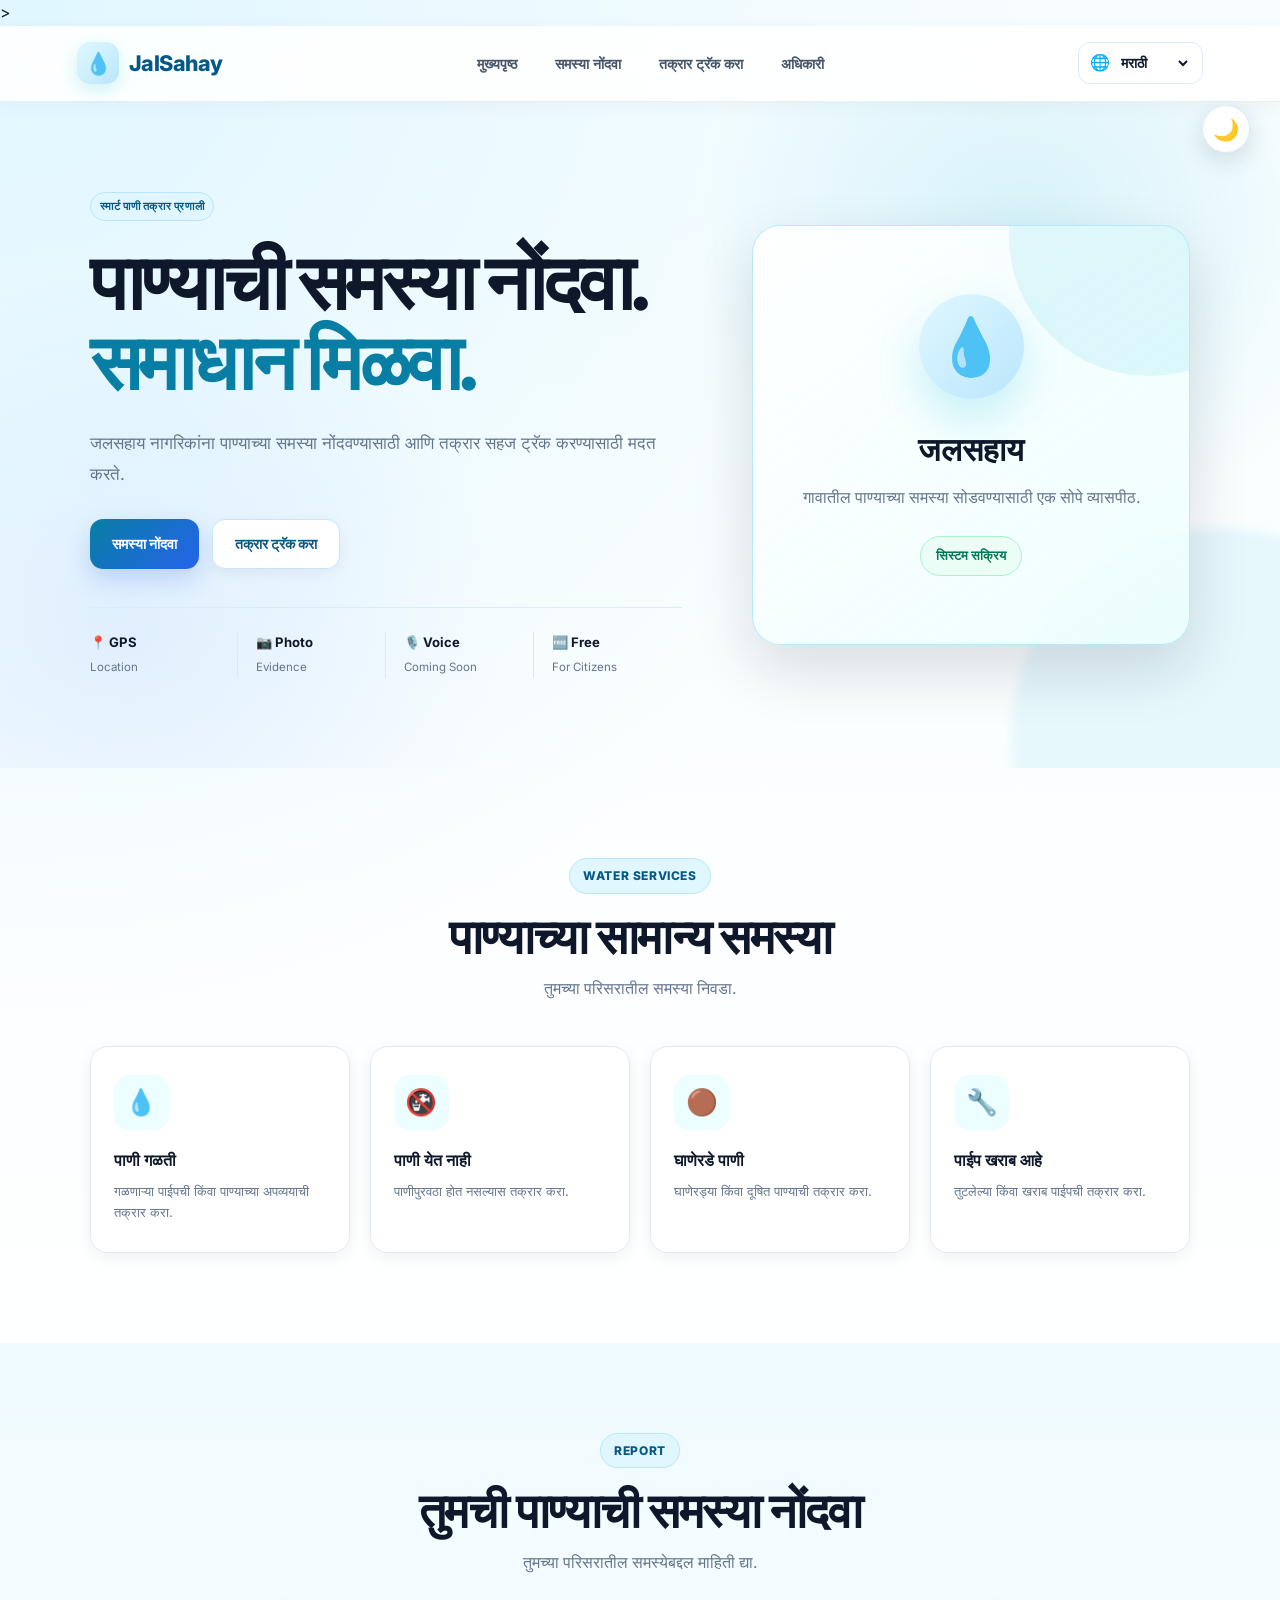
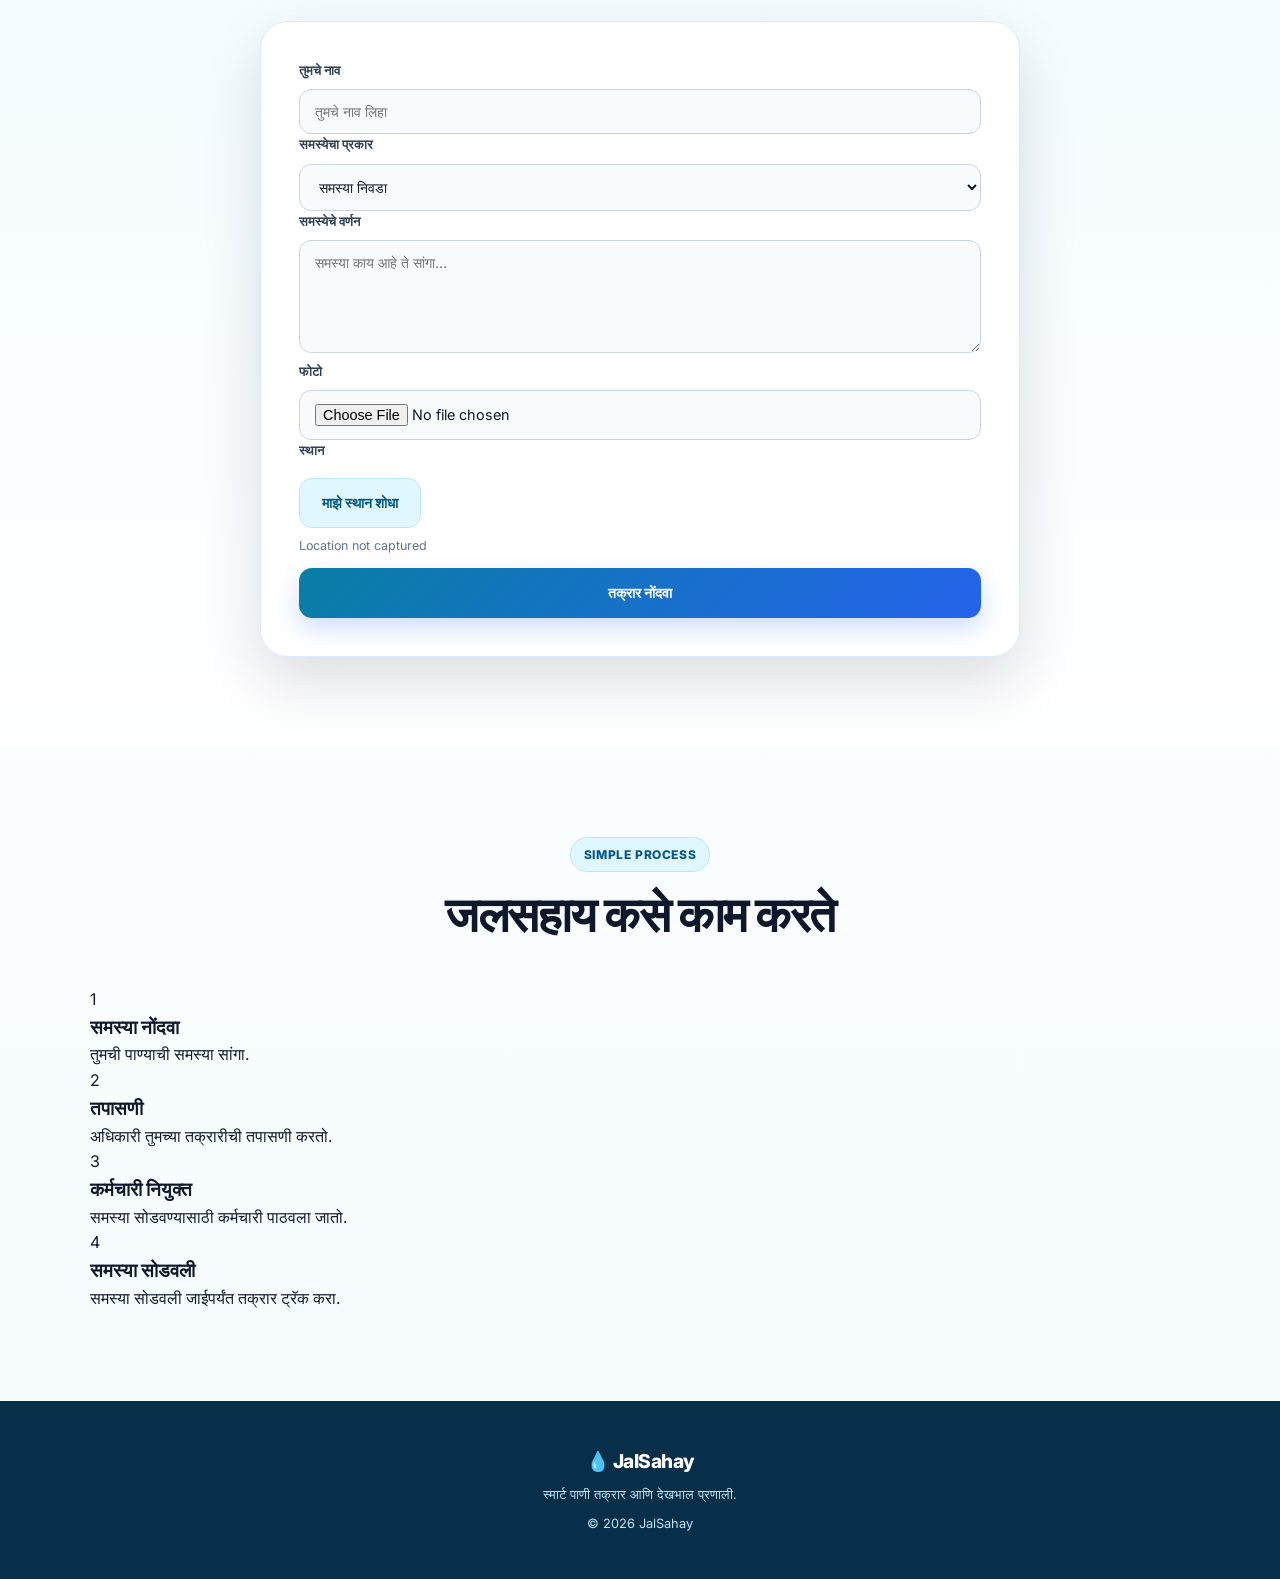
<file: Jalsahay/index.html>
<!DOCTYPE html>
<html lang="en">

<head>

    <meta charset="UTF-8">

    <meta
        name="viewport"
        content="width=device-width, initial-scale=1.0"
    >

    <title>JalSahay | Smart Water Complaint System</title>
    <link rel="stylesheet" href="css/style.css">
    
    >

</head>


<body>


<!-- =========================================
     NAVBAR
========================================= -->

<header class="navbar">

    <div class="logo">

        <span class="logo-icon">💧</span>

        <span>JalSahay</span>

    </div>


    <nav>

        <a
            href="#home"
            data-translate="home"
        >
            Home
        </a>

        <a
            href="#report"
            data-translate="report"
        >
            Report Problem
        </a>

        <a
            href="tracking.html"
            data-translate="track"
        >
            Track Complaint
        </a>

        <a
            href="authority.html"
            data-translate="authority"
        >
            Authority
        </a>

    </nav>


    <div class="language-box">

        <span>🌐</span>

        <select
            id="languageSelector"
            onchange="changeLanguage(this.value)"
        >

            <option value="en">
                English
            </option>

            <option value="hi">
                हिंदी
            </option>

            <option value="mr">
                मराठी
            </option>

            <option value="hinglish">
                Hinglish
            </option>

        </select>

    </div>

</header>



<!-- =========================================
     HERO
========================================= -->

<section
    class="hero"
    id="home"
>

    <div class="hero-content">

        <div
            class="badge"
            data-translate="heroBadge"
        >
            💧 Smart Water Complaint System
        </div>


        <h1>

            <span data-translate="heroTitle">
                Report Water Problems.
            </span>

            <br>

            <span
                class="blue-text"
                data-translate="heroTitle2"
            >
                Get Them Resolved.
            </span>

        </h1>


        <p data-translate="heroDescription">

            JalSahay helps people report water
            problems and track their complaints
            easily.

        </p>


        <div class="hero-buttons">

            <a
                href="#report"
                class="primary-button"
                data-translate="reportButton"
            >
                📝 Report a Problem
            </a>


            <a
                href="tracking.html"
                class="secondary-button"
                data-translate="trackButton"
            >
                🔍 Track Complaint
            </a>

        </div>


        <!-- FEATURES -->

        <div class="hero-features">

            <div>

                <strong>📍 GPS</strong>

                <small>Location</small>

            </div>


            <div>

                <strong>📷 Photo</strong>

                <small>Evidence</small>

            </div>


            <div>

                <strong>🎙️ Voice</strong>

                <small>Coming Soon</small>

            </div>


            <div>

                <strong>🆓 Free</strong>

                <small>For Citizens</small>

            </div>

        </div>

    </div>



    <!-- HERO CARD -->

    <div class="hero-card">

        <div class="water-icon">
            💧
        </div>


        <h2 data-translate="cardTitle">
            JalSahay
        </h2>


        <p data-translate="cardDescription">

            A simple platform to solve
            water problems in villages.

        </p>


        <div
            class="active-status"
            data-translate="systemActive"
        >
            🟢 System Active
        </div>

    </div>

</section>



<!-- =========================================
     COMMON PROBLEMS
========================================= -->

<section class="section">

    <div class="section-heading">

        <span class="section-label">
            WATER SERVICES
        </span>


        <h2 data-translate="commonProblems">

            Common Water Problems

        </h2>


        <p data-translate="commonDescription">

            Choose the problem you are facing.

        </p>

    </div>



    <div class="problem-grid">


        <div
            class="problem-card"
            onclick="selectProblem('Water Leakage')"
        >

            <div class="problem-icon">
                💧
            </div>

            <h3 data-translate="leakage">
                Water Leakage
            </h3>

            <p data-translate="leakageDesc">
                Report leaking pipes or
                water wastage.
            </p>

        </div>



        <div
            class="problem-card"
            onclick="selectProblem('No Water Supply')"
        >

            <div class="problem-icon">
                🚱
            </div>

            <h3 data-translate="noWater">
                No Water Supply
            </h3>

            <p data-translate="noWaterDesc">
                Report if water is not coming.
            </p>

        </div>



        <div
            class="problem-card"
            onclick="selectProblem('Dirty Water')"
        >

            <div class="problem-icon">
                🟤
            </div>

            <h3 data-translate="dirtyWater">
                Dirty Water
            </h3>

            <p data-translate="dirtyWaterDesc">
                Report dirty or contaminated
                water.
            </p>

        </div>



        <div
            class="problem-card"
            onclick="selectProblem('Pipe Damage')"
        >

            <div class="problem-icon">
                🔧
            </div>

            <h3 data-translate="pipeDamage">
                Pipe Damage
            </h3>

            <p data-translate="pipeDamageDesc">
                Report broken or damaged pipes.
            </p>

        </div>

    </div>

</section>



<!-- =========================================
     REPORT SECTION
========================================= -->

<section
    class="report-section"
    id="report"
>

    <div class="section-heading">

        <span class="section-label">
            REPORT
        </span>


        <h2 data-translate="reportTitle">

            Report Your Water Problem

        </h2>


        <p data-translate="reportDescription">

            Tell us about the problem in your area.

        </p>

    </div>



    <div class="form-card">

        <form id="complaintForm">


            <!-- NAME -->

            <label data-translate="name">
                Your Name
            </label>

            <input
                type="text"
                id="citizenName"
                required
                data-placeholder="namePlaceholder"
                placeholder="Enter your name"
            >



            <!-- PROBLEM -->

            <label data-translate="problemType">
                Problem Type
            </label>

            <select
                id="issueType"
                required
            >

                <option
                    value=""
                    data-translate="selectProblem"
                >
                    Select problem
                </option>

                <option value="Water Leakage">
                    💧 Water Leakage
                </option>

                <option value="No Water Supply">
                    🚱 No Water Supply
                </option>

                <option value="Dirty Water">
                    🟤 Dirty Water
                </option>

                <option value="Pipe Damage">
                    🔧 Pipe Damage
                </option>

            </select>



            <!-- DESCRIPTION -->

            <label data-translate="description">
                Describe the Problem
            </label>

            <textarea
                id="description"
                rows="5"
                required
                data-placeholder="descriptionPlaceholder"
                placeholder="Tell us what happened..."
            ></textarea>



            <!-- PHOTO -->

            <label data-translate="photo">
                📷 Photo
            </label>

            <input
                type="file"
                id="photo"
                accept="image/*"
            >



            <!-- LOCATION -->

            <label data-translate="location">
                📍 Location
            </label>


            <button
                type="button"
                class="location-button"
                onclick="getLocation()"
                data-translate="getLocation"
            >

                📍 Get My Location

            </button>


            <p id="locationStatus">

                Location not captured

            </p>



            <!-- SUBMIT -->

            <button
                type="submit"
                class="submit-button"
                data-translate="submit"
            >

                🚀 Submit Complaint

            </button>


        </form>

    </div>

</section>



<!-- =========================================
     HOW IT WORKS
========================================= -->

<section class="section">

    <div class="section-heading">

        <span class="section-label">
            SIMPLE PROCESS
        </span>


        <h2 data-translate="howItWorks">

            How JalSahay Works

        </h2>

    </div>



    <div class="steps">


        <div class="step">

            <div class="step-number">
                1
            </div>

            <h3 data-translate="step1">
                Report
            </h3>

            <p data-translate="step1Desc">
                Tell us about your water problem.
            </p>

        </div>



        <div class="step">

            <div class="step-number">
                2
            </div>

            <h3 data-translate="step2">
                Review
            </h3>

            <p data-translate="step2Desc">
                The authority checks your complaint.
            </p>

        </div>



        <div class="step">

            <div class="step-number">
                3
            </div>

            <h3 data-translate="step3">
                Worker Assigned
            </h3>

            <p data-translate="step3Desc">
                A worker is assigned to solve
                the problem.
            </p>

        </div>



        <div class="step">

            <div class="step-number">
                4
            </div>

            <h3 data-translate="step4">
                Problem Solved
            </h3>

            <p data-translate="step4Desc">
                Track the complaint until it
                is resolved.
            </p>

        </div>

    </div>

</section>



<!-- =========================================
     FOOTER
========================================= -->

<footer>

    <div class="logo">
        💧 JalSahay
    </div>


    <p data-translate="footer">

        Smart water complaint and
        maintenance system.

    </p>


    <p>
        © 2026 JalSahay
    </p>

</footer>



<!-- =========================================
     JAVASCRIPT
========================================= -->

<script src="data/translations.js"></script>

<script src="js/language.js"></script>

<script src="js/script.js"></script>

<!-- =========================================
     JALSAHAY GLOBAL DARK MODE
========================================= -->

<style>

/* Dark Mode Button */
#darkModeButton {
    position: fixed;
    top: 105px;
    right: 30px;

    width: 48px;
    height: 48px;

    border-radius: 50%;
    border: 1px solid #dbeafe;

    background: white;

    font-size: 21px;

    cursor: pointer;

    z-index: 99999;

    box-shadow: 0 8px 25px rgba(0,0,0,0.12);

    transition: 0.3s ease;
}

#darkModeButton:hover {
    transform: scale(1.08);
}


/* =========================================
   DARK MODE BODY
========================================= */

body.dark-mode {
    background: #0f172a !important;
    color: #e2e8f0 !important;
}


/* Navbar */

body.dark-mode .navbar {
    background: #111827 !important;
    border-color: #334155 !important;
}

body.dark-mode .logo {
    color: #7dd3fc !important;
}

body.dark-mode nav a {
    color: #cbd5e1 !important;
}

body.dark-mode nav a:hover {
    background: #1e293b !important;
    color: #7dd3fc !important;
}

body.dark-mode nav a.active {
    background: #164e63 !important;
    color: #7dd3fc !important;
}


/* =========================================
   COMMON CARDS
========================================= */

body.dark-mode .card,
body.dark-mode .feature-card,
body.dark-mode .info-card,
body.dark-mode .complaint-card,
body.dark-mode .form-card,
body.dark-mode .hero-card,
body.dark-mode .service-card {
    background: #1e293b !important;
    border-color: #334155 !important;
    color: #e2e8f0 !important;
}


/* Headings */

body.dark-mode h1,
body.dark-mode h2,
body.dark-mode h3,
body.dark-mode h4 {
    color: #f8fafc !important;
}


/* Paragraphs */

body.dark-mode p {
    color: #94a3b8 !important;
}


/* =========================================
   INPUTS
========================================= */

body.dark-mode input,
body.dark-mode textarea,
body.dark-mode select {
    background: #1e293b !important;
    color: #f8fafc !important;
    border-color: #475569 !important;
}

body.dark-mode input::placeholder,
body.dark-mode textarea::placeholder {
    color: #64748b !important;
}


/* =========================================
   BUTTONS
========================================= */

body.dark-mode button {
    color: #f8fafc;
}

body.dark-mode .btn-primary {
    background: linear-gradient(
        135deg,
        #0891b2,
        #2563eb
    ) !important;

    color: white !important;
}


/* =========================================
   FOOTER
========================================= */

body.dark-mode footer {
    background: #0b1120 !important;
    color: #94a3b8 !important;
}


/* =========================================
   LANGUAGE BOX
========================================= */

body.dark-mode .language-box {
    background: #1e293b !important;
    border-color: #475569 !important;
}

body.dark-mode .language-box select {
    background: transparent !important;
    color: #f8fafc !important;
}


/* =========================================
   DARK MODE BUTTON
========================================= */

body.dark-mode #darkModeButton {
    background: #1e293b;

    border-color: #475569;

    box-shadow:
        0 8px 25px rgba(0,0,0,0.4);
}


/* Smooth transition */

body,
.navbar,
.card,
.feature-card,
.info-card,
.form-card,
.hero-card,
.service-card,
input,
textarea,
select {
    transition:
        background 0.3s ease,
        color 0.3s ease,
        border-color 0.3s ease;
}


/* Mobile */

@media(max-width:600px) {

    #darkModeButton {
        top: 90px;
        right: 15px;

        width: 42px;
        height: 42px;
    }

}

/* =====================================================
   JALSAHAY - PROFESSIONAL DARK MODE
   Paste this at the VERY END of <style>
===================================================== */

body.dark-mode {

    background:
        radial-gradient(
            circle at 10% 10%,
            rgba(14, 165, 233, 0.12),
            transparent 30%
        ),
        radial-gradient(
            circle at 90% 80%,
            rgba(37, 99, 235, 0.12),
            transparent 30%
        ),
        #07111f !important;

    color: #e5eef9 !important;

}


/* =========================================
   TOP NAVBAR
========================================= */

body.dark-mode .navbar {

    background: rgba(8, 18, 32, 0.94) !important;

    border-bottom: 1px solid #26384d !important;

    box-shadow:
        0 8px 30px rgba(0, 0, 0, 0.25);

}


body.dark-mode .logo {

    color: #7dd3fc !important;

}


body.dark-mode nav a {

    color: #cbd5e1 !important;

}


body.dark-mode nav a:hover {

    color: #7dd3fc !important;

    background: rgba(14, 165, 233, 0.10) !important;

}


body.dark-mode nav a.active {

    color: #ffffff !important;

    background:
        linear-gradient(
            135deg,
            #075985,
            #1d4ed8
        ) !important;

    box-shadow:
        0 8px 25px rgba(37, 99, 235, 0.20);

}


/* =========================================
   MAIN PAGE
========================================= */

body.dark-mode main {

    background: transparent !important;

}


/* =========================================
   PAGE HEADING
========================================= */

body.dark-mode h1 {

    color: #f8fafc !important;

}


body.dark-mode h2 {

    color: #f1f5f9 !important;

}


body.dark-mode h3 {

    color: #e2e8f0 !important;

}


body.dark-mode p {

    color: #94a3b8 !important;

}


/* =========================================
   REPORT PAGE CARD
========================================= */

body.dark-mode .form-card,
body.dark-mode .report-card,
body.dark-mode .complaint-form,
body.dark-mode .form-container {

    background:
        linear-gradient(
            145deg,
            rgba(18, 32, 52, 0.97),
            rgba(12, 25, 43, 0.97)
        ) !important;

    border:
        1px solid #2d425b !important;

    box-shadow:
        0 25px 70px rgba(0, 0, 0, 0.40) !important;

}


/* =========================================
   ALL LABELS
========================================= */

body.dark-mode label {

    color: #cbd5e1 !important;

}


/* =========================================
   INPUTS
========================================= */

body.dark-mode input,
body.dark-mode select,
body.dark-mode textarea {

    background: #152338 !important;

    color: #f8fafc !important;

    border:
        1px solid #3a506b !important;

    box-shadow:
        inset 0 1px 2px rgba(0,0,0,0.15);

}


/* Placeholder */

body.dark-mode input::placeholder,
body.dark-mode textarea::placeholder {

    color: #71839a !important;

}


/* Focus */

body.dark-mode input:focus,
body.dark-mode select:focus,
body.dark-mode textarea:focus {

    border-color: #38bdf8 !important;

    outline: none !important;

    box-shadow:
        0 0 0 3px rgba(56, 189, 248, 0.12) !important;

}


/* =========================================
   SELECT DROPDOWN
========================================= */

body.dark-mode select option {

    background: #152338;

    color: #f8fafc;

}


/* =========================================
   FILE UPLOAD
========================================= */

body.dark-mode input[type="file"] {

    background: #152338 !important;

    color: #cbd5e1 !important;

    border: 1px solid #3a506b !important;

}


body.dark-mode input[type="file"]::file-selector-button {

    background:
        linear-gradient(
            135deg,
            #0369a1,
            #2563eb
        );

    color: white;

    border: none;

    border-radius: 8px;

    padding: 9px 15px;

    margin-right: 12px;

    cursor: pointer;

    font-weight: 600;

}


/* =========================================
   BUTTONS
========================================= */

body.dark-mode button {

    transition: 0.25s ease;

}


body.dark-mode .btn-primary,
body.dark-mode .submit-btn {

    background:
        linear-gradient(
            135deg,
            #0284c7,
            #2563eb
        ) !important;

    color: white !important;

    border: none !important;

    box-shadow:
        0 10px 25px rgba(37, 99, 235, 0.25);

}


body.dark-mode .btn-primary:hover,
body.dark-mode .submit-btn:hover {

    transform: translateY(-2px);

    box-shadow:
        0 15px 30px rgba(37, 99, 235, 0.35);

}


/* =========================================
   LANGUAGE SELECTOR
========================================= */

body.dark-mode .language-box {

    background: #142238 !important;

    border:
        1px solid #344b65 !important;

}


body.dark-mode .language-box select {

    background: transparent !important;

    color: #f1f5f9 !important;

}


/* =========================================
   DARK MODE BUTTON
========================================= */

body.dark-mode #darkModeButton {

    background:
        linear-gradient(
            145deg,
            #17263b,
            #0f1d30
        ) !important;

    border:
        1px solid #3b526b !important;

    box-shadow:
        0 10px 30px rgba(0,0,0,0.40);

}


body.dark-mode #darkModeButton:hover {

    border-color: #38bdf8 !important;

    box-shadow:
        0 0 20px rgba(56,189,248,0.18);

}


/* =========================================
   CARDS / FEATURES
========================================= */

body.dark-mode .card,
body.dark-mode .feature-card,
body.dark-mode .service-card,
body.dark-mode .info-card {

    background:
        #122238 !important;

    border:
        1px solid #2c425a !important;

    color: #e2e8f0 !important;

}


body.dark-mode .card p,
body.dark-mode .feature-card p,
body.dark-mode .service-card p {

    color: #94a3b8 !important;

}


/* =========================================
   ICON BOXES
========================================= */

body.dark-mode .icon-box {

    background:
        rgba(14, 165, 233, 0.12) !important;

    border:
        1px solid rgba(56, 189, 248, 0.20);

}


/* =========================================
   DIVIDERS
========================================= */

body.dark-mode hr {

    border-color: #26384d !important;

}


/* =========================================
   FOOTER
========================================= */

body.dark-mode footer {

    background: #050b14 !important;

    border-top:
        1px solid #26384d !important;

    color: #94a3b8 !important;

}


/* =========================================
   SCROLLBAR
========================================= */

body.dark-mode::-webkit-scrollbar {

    width: 10px;

}


body.dark-mode::-webkit-scrollbar-track {

    background: #07111f;

}


body.dark-mode::-webkit-scrollbar-thumb {

    background: #263b54;

    border-radius: 10px;

}


body.dark-mode::-webkit-scrollbar-thumb:hover {

    background: #0ea5e9;

}


/* =========================================
   SMOOTH TRANSITION
========================================= */

body,
.navbar,
.form-card,
.report-card,
.card,
.feature-card,
.service-card,
input,
select,
textarea,
button {

    transition:
        background 0.3s ease,
        color 0.3s ease,
        border-color 0.3s ease,
        box-shadow 0.3s ease;

}

</style>

<script>

/* =========================================
   CREATE BUTTON
========================================= */

const darkModeButton =
    document.createElement("button");

darkModeButton.id = "darkModeButton";

darkModeButton.innerHTML = "🌙";

darkModeButton.title = "Dark Mode";

document.body.appendChild(darkModeButton);


/* =========================================
   LOAD SAVED MODE
========================================= */

const savedMode =
    localStorage.getItem("jalsahay-dark-mode");


if (savedMode === "on") {

    document.body.classList.add("dark-mode");

    darkModeButton.innerHTML = "☀️";

    darkModeButton.title = "Light Mode";

}


/* =========================================
   TOGGLE
========================================= */

darkModeButton.addEventListener(
    "click",
    function() {

        document.body.classList.toggle(
            "dark-mode"
        );

        const isDark =
            document.body.classList.contains(
                "dark-mode"
            );


        if (isDark) {

            darkModeButton.innerHTML = "☀️";

            darkModeButton.title =
                "Light Mode";

            localStorage.setItem(
                "jalsahay-dark-mode",
                "on"
            );

        } else {

            darkModeButton.innerHTML = "🌙";

            darkModeButton.title =
                "Dark Mode";

            localStorage.setItem(
                "jalsahay-dark-mode",
                "off"
            );

        }

    }
);

</script>
</body>

</html>
</file>
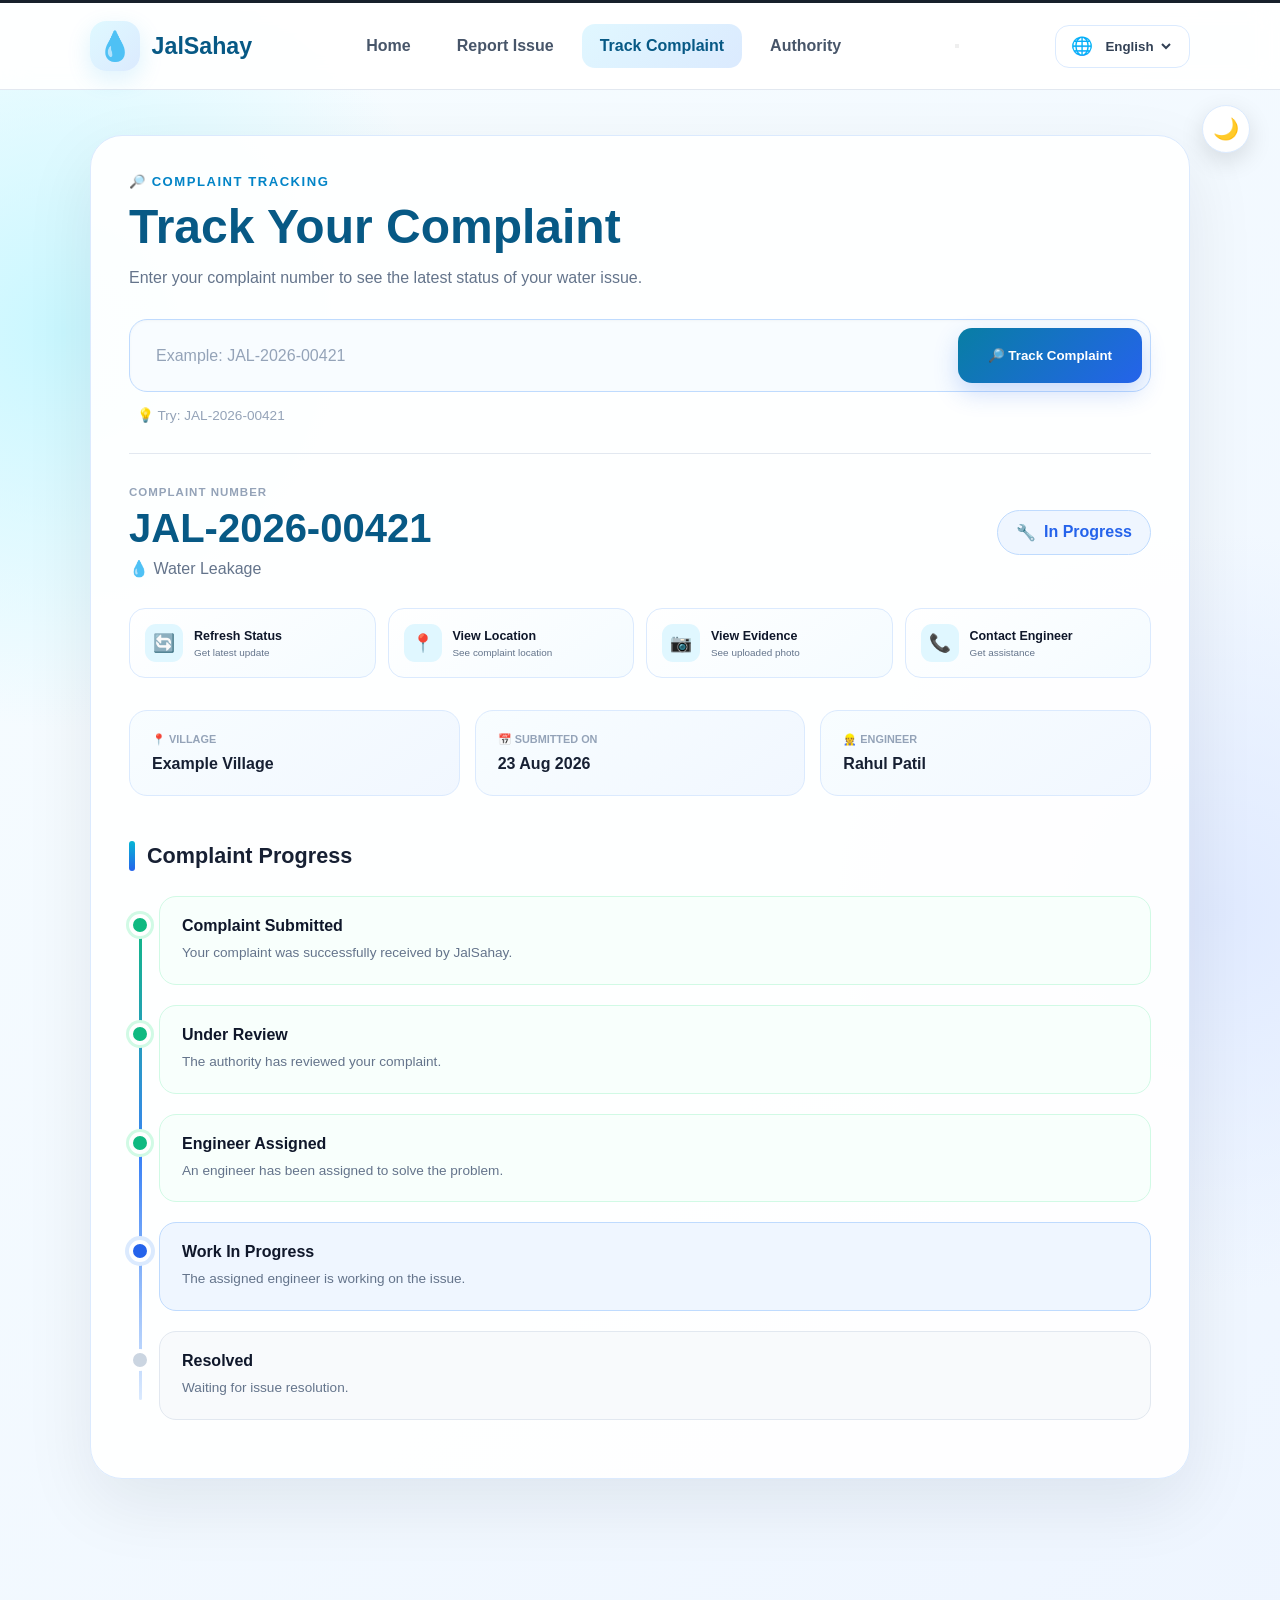
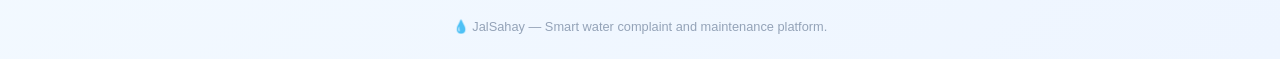
<file: Jalsahay/tracking.html>
<!DOCTYPE html>
<html lang="en">

<head>

    <meta charset="UTF-8">

    <meta
        name="viewport"
        content="width=device-width, initial-scale=1.0"
    >

    <title>JalSahay - Track Complaint</title>

    <style>

        * {
            box-sizing: border-box;
            margin: 0;
            padding: 0;
        }

        body {

            font-family:
                Arial,
                Helvetica,
                sans-serif;

            color: #0f172a;

            min-height: 100vh;

            background:
                radial-gradient(
                    circle at 5% 20%,
                    #c9f7ff 0,
                    transparent 22%
                ),
                radial-gradient(
                    circle at 95% 55%,
                    #e0eaff 0,
                    transparent 25%
                ),
                linear-gradient(
                    135deg,
                    #f7fdff,
                    #eef5ff
                );

        }


        /* ================================
           NAVBAR
        ================================= */

        .navbar {

            height: 90px;

            background:
                rgba(255,255,255,0.92);

            backdrop-filter:
                blur(14px);

            border-top:
                3px solid #17202b;

            border-bottom:
                1px solid #e2e8f0;

            display: flex;

            align-items: center;

            justify-content: space-between;

            padding:
                0 7%;

            position: sticky;

            top: 0;

            z-index: 1000;

        }


        .logo {

            display: flex;

            align-items: center;

            gap: 12px;

            color: #075985;

            font-size: 1.45rem;

            font-weight: 900;

        }


        .logo-icon {

            width: 50px;

            height: 50px;

            display: flex;

            align-items: center;

            justify-content: center;

            border-radius: 16px;

            background:
                linear-gradient(
                    135deg,
                    #dff9ff,
                    #dbeafe
                );

            font-size: 1.8rem;

            box-shadow:
                0 8px 25px
                rgba(14,165,233,0.14);

        }


        nav {

            display: flex;

            align-items: center;

            gap: 10px;

        }


        nav a {

            text-decoration: none;

            color: #475569;

            font-weight: 700;

            padding:
                13px 18px;

            border-radius: 13px;

            transition: 0.2s ease;

        }


        nav a:hover {

            background: #f0f9ff;

            color: #0369a1;

        }


        nav a.active {

            color: #075985;

            background:
                linear-gradient(
                    135deg,
                    #e0f7ff,
                    #dbeafe
                );

        }


        /* ================================
           LANGUAGE
        ================================= */

        .language-box {

            display: flex;

            align-items: center;

            gap: 8px;

            padding:
                10px 15px;

            border:
                1px solid #dbeafe;

            border-radius: 14px;

            background: white;

        }


        .language-box span {

            font-size: 1.1rem;

        }


        .language-box select {

            border: none;

            outline: none;

            background: transparent;

            font-weight: 800;

            color: #334155;

            cursor: pointer;

        }


        /* ================================
           MAIN
        ================================= */

        .page {

            max-width: 1150px;

            margin:
                45px auto;

            padding:
                0 25px 70px;

        }


        .tracking-card {

            background:
                rgba(255,255,255,0.94);

            border:
                1px solid #dbeafe;

            border-radius: 32px;

            padding:
                38px;

            box-shadow:
                0 25px 70px
                rgba(15,23,42,0.08);

        }


        /* ================================
           HEADER
        ================================= */

        .page-label {

            color: #0284c7;

            font-weight: 900;

            font-size: 0.82rem;

            letter-spacing: 1.5px;

            margin-bottom: 10px;

        }


        .page-title {

            font-size:
                clamp(2rem, 4vw, 3rem);

            color: #075985;

            margin-bottom: 10px;

        }


        .page-description {

            color: #64748b;

            line-height: 1.7;

            margin-bottom: 28px;

        }


        /* ================================
           SEARCH
        ================================= */

        .search-box {

            display: flex;

            align-items: center;

            gap: 12px;

            padding: 8px;

            border:
                1px solid #bfdbfe;

            border-radius: 18px;

            background:
                #f8fcff;

            box-shadow:
                inset 0 1px 3px
                rgba(15,23,42,0.03);

        }


        .search-box input {

            flex: 1;

            height: 55px;

            border: none;

            outline: none;

            background: transparent;

            padding:
                0 18px;

            font-size: 1rem;

            color: #0f172a;

        }


        .search-box input::placeholder {

            color: #94a3b8;

        }


        .track-btn {

            height: 55px;

            padding:
                0 30px;

            border: none;

            border-radius: 14px;

            color: white;

            font-weight: 900;

            cursor: pointer;

            background:
                linear-gradient(
                    135deg,
                    #087ea4,
                    #2563eb
                );

            box-shadow:
                0 10px 25px
                rgba(37,99,235,0.22);

            transition: 0.2s ease;

        }


        .track-btn:hover {

            transform:
                translateY(-2px);

            box-shadow:
                0 14px 30px
                rgba(37,99,235,0.3);

        }


        .try-text {

            margin:
                15px 8px 30px;

            color: #94a3b8;

            font-size: 0.85rem;

        }


        /* ================================
           COMPLAINT HEADER
        ================================= */

        .complaint-header {

            border-top:
                1px solid #e2e8f0;

            padding-top: 32px;

            display: flex;

            justify-content: space-between;

            align-items: center;

            gap: 20px;

            margin-bottom: 30px;

        }


        .small-label {

            color: #94a3b8;

            font-size: 0.72rem;

            font-weight: 900;

            text-transform: uppercase;

            letter-spacing: 1px;

            margin-bottom: 8px;

        }


        .complaint-number {

            font-size:
                clamp(1.7rem, 4vw, 2.5rem);

            color: #075985;

            font-weight: 900;

            margin-bottom: 8px;

        }


        .problem-name {

            color: #64748b;

            font-size: 1rem;

        }


        .status-badge {

            display: flex;

            align-items: center;

            gap: 8px;

            padding:
                12px 18px;

            border:
                1px solid #bfdbfe;

            border-radius: 30px;

            background: #eff6ff;

            color: #2563eb;

            font-weight: 900;

            white-space: nowrap;

        }


        /* ================================
           ACTION BUTTONS
        ================================= */

        .tracking-actions {

            display: grid;

            grid-template-columns:
                repeat(4, 1fr);

            gap: 12px;

            margin-bottom: 32px;

        }


        .action-btn {

            min-height: 70px;

            border:
                1px solid #dbeafe;

            border-radius: 16px;

            background:
                linear-gradient(
                    145deg,
                    #ffffff,
                    #f4fbff
                );

            display: flex;

            align-items: center;

            gap: 11px;

            padding:
                12px 15px;

            cursor: pointer;

            text-align: left;

            transition: 0.2s ease;

        }


        .action-btn:hover {

            transform:
                translateY(-3px);

            border-color:
                #7dd3fc;

            box-shadow:
                0 12px 28px
                rgba(14,165,233,0.13);

        }


        .action-icon {

            width: 38px;

            height: 38px;

            flex-shrink: 0;

            display: flex;

            align-items: center;

            justify-content: center;

            border-radius: 11px;

            background: #e0f7ff;

            font-size: 1.1rem;

        }


        .action-content strong {

            display: block;

            font-size: 0.78rem;

            color: #0f172a;

            margin-bottom: 4px;

        }


        .action-content small {

            display: block;

            font-size: 0.62rem;

            color: #64748b;

        }


        /* ================================
           INFO CARDS
        ================================= */

        .info-grid {

            display: grid;

            grid-template-columns:
                repeat(3, 1fr);

            gap: 15px;

            margin-bottom: 45px;

        }


        .info-card {

            padding: 22px;

            border:
                1px solid #dbeafe;

            border-radius: 18px;

            background:
                linear-gradient(
                    145deg,
                    #f8fdff,
                    #f1f7ff
                );

        }


        .info-label {

            color: #94a3b8;

            font-size: 0.68rem;

            font-weight: 900;

            text-transform: uppercase;

            margin-bottom: 9px;

        }


        .info-value {

            font-size: 1rem;

            font-weight: 900;

            color: #172033;

        }


        /* ================================
           PROGRESS
        ================================= */

        .section-title {

            display: flex;

            align-items: center;

            gap: 12px;

            color: #172033;

            margin-bottom: 25px;

            font-size: 1.35rem;

        }


        .section-title::before {

            content: "";

            width: 6px;

            height: 30px;

            border-radius: 10px;

            background:
                linear-gradient(
                    #06b6d4,
                    #2563eb
                );

        }


        .timeline {

            position: relative;

            padding-left: 30px;

        }


        .timeline::before {

            content: "";

            position: absolute;

            left: 10px;

            top: 20px;

            bottom: 20px;

            width: 3px;

            background:
                linear-gradient(
                    #10b981,
                    #3b82f6,
                    #dbeafe
                );

            border-radius: 10px;

        }


        .timeline-item {

            position: relative;

            margin-bottom: 20px;

        }


        .timeline-dot {

            position: absolute;

            left: -30px;

            top: 18px;

            width: 22px;

            height: 22px;

            border-radius: 50%;

            background: #10b981;

            border:
                4px solid white;

            box-shadow:
                0 0 0 3px #d1fae5;

            z-index: 2;

        }


        .timeline-item.current
        .timeline-dot {

            background: #2563eb;

            box-shadow:
                0 0 0 4px #dbeafe;

        }


        .timeline-content {

            padding:
                20px 22px;

            border-radius: 17px;

            background:
                #f8fffc;

            border:
                1px solid #d1fae5;

        }


        .timeline-item.current
        .timeline-content {

            background:
                #eff6ff;

            border-color:
                #bfdbfe;

        }


        .timeline-title {

            font-size: 1rem;

            font-weight: 900;

            margin-bottom: 7px;

        }


        .timeline-description {

            color: #64748b;

            line-height: 1.6;

            font-size: 0.85rem;

        }


        /* ================================
           EVIDENCE MODAL
        ================================= */

        .modal {

            position: fixed;

            inset: 0;

            background:
                rgba(15,23,42,0.58);

            backdrop-filter:
                blur(8px);

            display: none;

            align-items: center;

            justify-content: center;

            padding: 20px;

            z-index: 9999;

        }


        .modal.show {

            display: flex;

        }


        .modal-card {

            width:
                min(500px, 100%);

            background: white;

            border-radius: 25px;

            padding: 28px;

            box-shadow:
                0 30px 80px
                rgba(15,23,42,0.25);

            animation:
                modalOpen 0.25s ease;

        }


        @keyframes modalOpen {

            from {

                opacity: 0;

                transform:
                    scale(0.94)
                    translateY(15px);

            }

            to {

                opacity: 1;

                transform:
                    scale(1)
                    translateY(0);

            }

        }


        .modal-top {

            display: flex;

            justify-content: space-between;

            align-items: center;

            margin-bottom: 20px;

        }


        .modal-top h2 {

            color: #075985;

        }


        .close-btn {

            width: 35px;

            height: 35px;

            border: none;

            border-radius: 50%;

            background: #f1f5f9;

            cursor: pointer;

            font-size: 1rem;

        }


        .evidence-preview {

            height: 240px;

            border:
                2px dashed #bae6fd;

            border-radius: 18px;

            background:
                linear-gradient(
                    135deg,
                    #f0fbff,
                    #eff6ff
                );

            display: flex;

            flex-direction: column;

            align-items: center;

            justify-content: center;

            gap: 10px;

            color: #075985;

            margin-bottom: 18px;

        }


        .evidence-icon {

            width: 65px;

            height: 65px;

            display: flex;

            align-items: center;

            justify-content: center;

            border-radius: 18px;

            background: white;

            font-size: 1.8rem;

            box-shadow:
                0 8px 20px
                rgba(14,165,233,0.12);

        }


        .evidence-preview small {

            color: #64748b;

        }


        .modal-info {

            display: grid;

            grid-template-columns:
                1fr 1fr;

            gap: 10px;

            margin-bottom: 18px;

        }


        .modal-info div {

            background: #f8fafc;

            padding: 13px;

            border-radius: 12px;

        }


        .modal-info span {

            display: block;

            color: #94a3b8;

            font-size: 0.62rem;

            font-weight: 900;

            margin-bottom: 5px;

        }


        .modal-info strong {

            font-size: 0.75rem;

        }


        .modal-main-btn {

            width: 100%;

            height: 46px;

            border: none;

            border-radius: 12px;

            background:
                linear-gradient(
                    135deg,
                    #087ea4,
                    #2563eb
                );

            color: white;

            font-weight: 900;

            cursor: pointer;

        }


        /* ================================
           LOCATION
        ================================= */

        .map-preview {

            height: 280px;

            border-radius: 18px;

            background:
                linear-gradient(
                    135deg,
                    #dff9ff,
                    #e0e7ff
                );

            display: flex;

            align-items: center;

            justify-content: center;

            flex-direction: column;

            gap: 10px;

            color: #075985;

            margin-bottom: 18px;

            border:
                1px solid #bfdbfe;

        }


        .map-icon {

            font-size: 3rem;

        }


        /* ================================
           FOOTER
        ================================= */

        footer {

            text-align: center;

            padding: 25px;

            color: #94a3b8;

            font-size: 0.8rem;

        }


        /* ================================
           RESPONSIVE
        ================================= */

        @media (max-width: 900px) {

            .navbar {

                padding: 0 4%;

            }


            nav a {

                padding:
                    10px;

                font-size: 0.8rem;

            }


            .tracking-actions {

                grid-template-columns:
                    repeat(2, 1fr);

            }

        }


        @media (max-width: 650px) {

            .navbar {

                height: auto;

                min-height: 80px;

                flex-wrap: wrap;

                gap: 10px;

                padding:
                    15px 5%;

            }


            nav {

                order: 3;

                width: 100%;

                justify-content: center;

                overflow-x: auto;

            }


            .language-box {

                margin-left: auto;

            }


            .page {

                margin-top: 20px;

                padding:
                    0 12px 50px;

            }


            .tracking-card {

                padding: 22px;

                border-radius: 22px;

            }


            .search-box {

                flex-direction: column;

                padding: 8px;

            }


            .search-box input {

                width: 100%;

            }


            .track-btn {

                width: 100%;

            }


            .complaint-header {

                flex-direction: column;

                align-items: flex-start;

            }


            .info-grid {

                grid-template-columns: 1fr;

            }


            .tracking-actions {

                grid-template-columns: 1fr;

            }

        }

    </style>

</head>


<body>


<!-- =========================================
     NAVBAR
========================================= -->

<header class="navbar">


    <div class="logo">

        <div class="logo-icon">
            💧
        </div>

        <span>
            JalSahay
        </span>

    </div>


    <nav>

        <a href="index.html">
            <span data-nav="home">
                Home
            </span>
        </a>

        <a href="index.html#report">
            <span data-nav="report">
                Report Issue
            </span>
        </a>

        <a
            href="tracking.html"
            class="active"
        >
            <span data-nav="track">
                Track Complaint
            </span>
        </a>

        <a href="authority.html">
            <span data-nav="authority">
                Authority
            </span>
        </a>

    </nav>
    
        <button class="dark-mode-btn" onclick="toggleDarkMode()" id="darkModeBtn">
        
        </button>

    <div class="language-box">

        <span>🌐</span>

        <select
            id="languageSelector"
            onchange="changeLanguage(this.value)"
        >

            <option value="en">
                English
            </option>

            <option value="hi">
                हिंदी
            </option>

            <option value="mr">
                मराठी
            </option>

            <option value="hinglish">
                Hinglish
            </option>

        </select>

    </div>


</header>



<!-- =========================================
     MAIN
========================================= -->

<main class="page">


<div class="tracking-card">


    <div class="page-label"
         data-key="trackingLabel">

        🔎 COMPLAINT TRACKING

    </div>


    <h1
        class="page-title"
        data-key="trackingTitle"
    >

        Track Your Complaint

    </h1>


    <p
        class="page-description"
        data-key="trackingDescription"
    >

        Enter your complaint number to see
        the latest status of your water issue.

    </p>



    <!-- SEARCH -->

    <div class="search-box">

        <input
            id="complaintInput"
            type="text"
            placeholder="Example: JAL-2026-00421"
        >

        <button
            class="track-btn"
            onclick="trackComplaint()"
            data-key="trackNow"
        >

            🔎 Track Complaint

        </button>

    </div>


    <div
        class="try-text"
        data-key="trackingExample"
    >

        💡 Try: JAL-2026-00421

    </div>



    <!-- COMPLAINT -->

    <div class="complaint-header">


        <div>

            <div
                class="small-label"
                data-key="complaintNumber"
            >
                Complaint Number
            </div>


            <div class="complaint-number">

                JAL-2026-00421

            </div>


            <div class="problem-name">

                💧 Water Leakage

            </div>

        </div>


        <div class="status-badge">

            🔧

            <span data-key="status">
                In Progress
            </span>

        </div>


    </div>



    <!-- ACTION BUTTONS -->

    <div class="tracking-actions">


        <button
            class="action-btn"
            onclick="refreshStatus()"
        >

            <div class="action-icon">
                🔄
            </div>

            <div class="action-content">

                <strong data-key="refresh">
                    Refresh Status
                </strong>

                <small data-key="refreshSmall">
                    Get latest update
                </small>

            </div>

        </button>



        <button
            class="action-btn"
            onclick="openLocation()"
        >

            <div class="action-icon">
                📍
            </div>

            <div class="action-content">

                <strong data-key="location">
                    View Location
                </strong>

                <small data-key="locationSmall">
                    See complaint location
                </small>

            </div>

        </button>



        <button
            class="action-btn"
            onclick="openEvidence()"
        >

            <div class="action-icon">
                📷
            </div>

            <div class="action-content">

                <strong data-key="evidence">
                    View Evidence
                </strong>

                <small data-key="evidenceSmall">
                    See uploaded photo
                </small>

            </div>

        </button>



        <button
            class="action-btn"
            onclick="contactEngineer()"
        >

            <div class="action-icon">
                📞
            </div>

            <div class="action-content">

                <strong data-key="contact">
                    Contact Engineer
                </strong>

                <small data-key="contactSmall">
                    Get assistance
                </small>

            </div>

        </button>


    </div>



    <!-- INFO -->

    <div class="info-grid">


        <div class="info-card">

            <div
                class="info-label"
                data-key="village"
            >
                📍 Village
            </div>

            <div class="info-value">
                Example Village
            </div>

        </div>


        <div class="info-card">

            <div
                class="info-label"
                data-key="submittedOn"
            >
                📅 Submitted On
            </div>

            <div class="info-value">
                23 Aug 2026
            </div>

        </div>


        <div class="info-card">

            <div
                class="info-label"
                data-key="engineer"
            >
                👷 Engineer
            </div>

            <div class="info-value">
                Rahul Patil
            </div>

        </div>


    </div>



    <!-- PROGRESS -->

    <h2
        class="section-title"
        data-key="complaintProgress"
    >
        Complaint Progress
    </h2>



    <div class="timeline">


        <!-- 1 -->

        <div class="timeline-item">

            <div class="timeline-dot">
            </div>

            <div class="timeline-content">

                <div
                    class="timeline-title"
                    data-key="submitted"
                >
                    Complaint Submitted
                </div>

                <div
                    class="timeline-description"
                    data-key="submittedDesc"
                >
                    Your complaint was successfully
                    received by JalSahay.
                </div>

            </div>

        </div>



        <!-- 2 -->

        <div class="timeline-item">

            <div class="timeline-dot">
            </div>

            <div class="timeline-content">

                <div
                    class="timeline-title"
                    data-key="review"
                >
                    Under Review
                </div>

                <div
                    class="timeline-description"
                    data-key="reviewDesc"
                >
                    The authority has reviewed
                    your complaint.
                </div>

            </div>

        </div>



        <!-- 3 -->

        <div class="timeline-item">

            <div class="timeline-dot">
            </div>

            <div class="timeline-content">

                <div
                    class="timeline-title"
                    data-key="assigned"
                >
                    Engineer Assigned
                </div>

                <div
                    class="timeline-description"
                    data-key="assignedDesc"
                >
                    An engineer has been assigned
                    to solve the problem.
                </div>

            </div>

        </div>



        <!-- 4 -->

        <div class="timeline-item current">

            <div class="timeline-dot">
            </div>

            <div class="timeline-content">

                <div
                    class="timeline-title"
                    data-key="progress"
                >
                    Work In Progress
                </div>

                <div
                    class="timeline-description"
                    data-key="progressDesc"
                >
                    The assigned engineer is
                    working on the issue.
                </div>

            </div>

        </div>



        <!-- 5 -->

        <div class="timeline-item">

            <div class="timeline-dot"
                 style="background:#cbd5e1;
                        box-shadow:none;">
            </div>

            <div class="timeline-content"
                 style="background:#f8fafc;
                        border-color:#e2e8f0;">

                <div
                    class="timeline-title"
                    data-key="resolved"
                >
                    Resolved
                </div>

                <div
                    class="timeline-description"
                    data-key="resolvedDesc"
                >
                    Waiting for issue resolution.
                </div>

            </div>

        </div>


    </div>


</div>


</main>



<footer>

    <span data-key="footer">
        💧 JalSahay — Smart water complaint
        and maintenance platform.
    </span>

</footer>



<!-- =========================================
     EVIDENCE MODAL
========================================= -->

<div
    id="evidenceModal"
    class="modal"
>

    <div class="modal-card">


        <div class="modal-top">

            <h2 data-key="evidenceTitle">
                📷 Complaint Evidence
            </h2>

            <button
                class="close-btn"
                onclick="closeModal('evidenceModal')"
            >
                ✕
            </button>

        </div>


        <div class="evidence-preview">

            <div class="evidence-icon">
                📷
            </div>

            <strong data-key="photoTitle">
                Complaint Photo
            </strong>

            <small data-key="photoDescription">
                Uploaded evidence for water leakage
            </small>

        </div>


        <div class="modal-info">

            <div>

                <span data-key="complaint">
                    Complaint
                </span>

                <strong>
                    JAL-2026-00421
                </strong>

            </div>


            <div>

                <span data-key="problem">
                    Problem
                </span>

                <strong>
                    Water Leakage
                </strong>

            </div>

        </div>


        <button
            class="modal-main-btn"
            onclick="closeModal('evidenceModal')"
            data-key="close"
        >
            Close
        </button>


    </div>

</div>



<!-- =========================================
     LOCATION MODAL
========================================= -->

<div
    id="locationModal"
    class="modal"
>

    <div class="modal-card">


        <div class="modal-top">

            <h2 data-key="locationTitle">
                📍 Complaint Location
            </h2>

            <button
                class="close-btn"
                onclick="closeModal('locationModal')"
            >
                ✕
            </button>

        </div>


        <div class="map-preview">

            <div class="map-icon">
                📍
            </div>

            <strong>
                Example Village
            </strong>

            <small>
                18.6492° N, 73.7634° E
            </small>

        </div>


        <button
            class="modal-main-btn"
            onclick="closeModal('locationModal')"
            data-key="close"
        >
            Close
        </button>


    </div>

</div>



<script>

/* =========================================
   TRANSLATIONS
========================================= */

const translations = {

    en: {

        trackingLabel:
            "🔎 COMPLAINT TRACKING",

        trackingTitle:
            "Track Your Complaint",

        trackingDescription:
            "Enter your complaint number to see the latest status of your water issue.",

        trackingExample:
            "💡 Try: JAL-2026-00421",

        trackNow:
            "🔎 Track Complaint",

        complaintNumber:
            "Complaint Number",

        status:
            "In Progress",

        refresh:
            "Refresh Status",

        refreshSmall:
            "Get latest update",

        location:
            "View Location",

        locationSmall:
            "See complaint location",

        evidence:
            "View Evidence",

        evidenceSmall:
            "See uploaded photo",

        contact:
            "Contact Engineer",

        contactSmall:
            "Get assistance",

        village:
            "📍 Village",

        submittedOn:
            "📅 Submitted On",

        engineer:
            "👷 Engineer",

        complaintProgress:
            "Complaint Progress",

        submitted:
            "Complaint Submitted",

        submittedDesc:
            "Your complaint was successfully received by JalSahay.",

        review:
            "Under Review",

        reviewDesc:
            "The authority has reviewed your complaint.",

        assigned:
            "Engineer Assigned",

        assignedDesc:
            "An engineer has been assigned to solve the problem.",

        progress:
            "Work In Progress",

        progressDesc:
            "The assigned engineer is working on the issue.",

        resolved:
            "Resolved",

        resolvedDesc:
            "Waiting for issue resolution.",

        evidenceTitle:
            "📷 Complaint Evidence",

        photoTitle:
            "Complaint Photo",

        photoDescription:
            "Uploaded evidence for water leakage",

        complaint:
            "Complaint",

        problem:
            "Problem",

        locationTitle:
            "📍 Complaint Location",

        close:
            "Close",

        footer:
            "💧 JalSahay — Smart water complaint and maintenance platform."

    },


    hi: {

        trackingLabel:
            "🔎 शिकायत ट्रैकिंग",

        trackingTitle:
            "अपनी शिकायत ट्रैक करें",

        trackingDescription:
            "अपनी शिकायत संख्या दर्ज करके पानी की समस्या की नवीनतम स्थिति देखें।",

        trackingExample:
            "💡 उदाहरण: JAL-2026-00421",

        trackNow:
            "🔎 शिकायत ट्रैक करें",

        complaintNumber:
            "शिकायत नंबर",

        status:
            "काम चल रहा है",

        refresh:
            "स्थिति अपडेट करें",

        refreshSmall:
            "नवीनतम जानकारी देखें",

        location:
            "स्थान देखें",

        locationSmall:
            "शिकायत का स्थान देखें",

        evidence:
            "सबूत देखें",

        evidenceSmall:
            "अपलोड की गई फोटो देखें",

        contact:
            "इंजीनियर से संपर्क करें",

        contactSmall:
            "सहायता प्राप्त करें",

        village:
            "📍 गाँव",

        submittedOn:
            "📅 शिकायत दर्ज हुई",

        engineer:
            "👷 इंजीनियर",

        complaintProgress:
            "शिकायत की प्रगति",

        submitted:
            "शिकायत दर्ज हुई",

        submittedDesc:
            "आपकी शिकायत सफलतापूर्वक JalSahay को प्राप्त हुई है।",

        review:
            "जाँच के अधीन",

        reviewDesc:
            "अधिकारी ने आपकी शिकायत की समीक्षा की है।",

        assigned:
            "इंजीनियर नियुक्त",

        assignedDesc:
            "समस्या को हल करने के लिए एक इंजीनियर नियुक्त किया गया है।",

        progress:
            "काम चल रहा है",

        progressDesc:
            "नियुक्त इंजीनियर समस्या पर काम कर रहा है।",

        resolved:
            "समस्या हल हुई",

        resolvedDesc:
            "समस्या के समाधान की प्रतीक्षा है।",

        evidenceTitle:
            "📷 शिकायत का सबूत",

        photoTitle:
            "शिकायत की फोटो",

        photoDescription:
            "पानी की लीकेज की अपलोड की गई फोटो",

        complaint:
            "शिकायत",

        problem:
            "समस्या",

        locationTitle:
            "📍 शिकायत का स्थान",

        close:
            "बंद करें",

        footer:
            "💧 JalSahay — स्मार्ट जल शिकायत और रखरखाव प्लेटफॉर्म।"

    },


    mr: {

        trackingLabel:
            "🔎 तक्रार ट्रॅकिंग",

        trackingTitle:
            "तुमची तक्रार ट्रॅक करा",

        trackingDescription:
            "तुमचा तक्रार क्रमांक टाकून पाण्याच्या समस्येची नवीनतम स्थिती पहा.",

        trackingExample:
            "💡 उदाहरण: JAL-2026-00421",

        trackNow:
            "🔎 तक्रार ट्रॅक करा",

        complaintNumber:
            "तक्रार क्रमांक",

        status:
            "काम सुरू आहे",

        refresh:
            "स्थिती अपडेट करा",

        refreshSmall:
            "नवीनतम माहिती पहा",

        location:
            "स्थान पहा",

        locationSmall:
            "तक्रारीचे स्थान पहा",

        evidence:
            "पुरावा पहा",

        evidenceSmall:
            "अपलोड केलेला फोटो पहा",

        contact:
            "अभियंत्याशी संपर्क",

        contactSmall:
            "मदत मिळवा",

        village:
            "📍 गाव",

        submittedOn:
            "📅 तक्रार नोंदवली",

        engineer:
            "👷 अभियंता",

        complaintProgress:
            "तक्रारीची प्रगती",

        submitted:
            "तक्रार नोंदवली",

        submittedDesc:
            "तुमची तक्रार JalSahay कडे यशस्वीरित्या प्राप्त झाली आहे.",

        review:
            "तपासणी सुरू आहे",

        reviewDesc:
            "अधिकाऱ्यांनी तुमच्या तक्रारीची तपासणी केली आहे.",

        assigned:
            "अभियंता नियुक्त",

        assignedDesc:
            "समस्या सोडवण्यासाठी अभियंता नियुक्त करण्यात आला आहे.",

        progress:
            "काम सुरू आहे",

        progressDesc:
            "नियुक्त अभियंता समस्येवर काम करत आहे.",

        resolved:
            "समस्या सोडवली",

        resolvedDesc:
            "समस्या सोडवण्याची प्रतीक्षा आहे.",

        evidenceTitle:
            "📷 तक्रारीचा पुरावा",

        photoTitle:
            "तक्रारीचा फोटो",

        photoDescription:
            "पाणी गळतीचा अपलोड केलेला फोटो",

        complaint:
            "तक्रार",

        problem:
            "समस्या",

        locationTitle:
            "📍 तक्रारीचे स्थान",

        close:
            "बंद करा",

        footer:
            "💧 JalSahay — स्मार्ट जल तक्रार आणि देखभाल प्लॅटफॉर्म."

    },


    hinglish: {

        trackingLabel:
            "🔎 COMPLAINT TRACKING",

        trackingTitle:
            "Apni Complaint Track Karein",

        trackingDescription:
            "Apna complaint number enter karke water problem ka latest status dekhein.",

        trackingExample:
            "💡 Try: JAL-2026-00421",

        trackNow:
            "🔎 Complaint Track Karein",

        complaintNumber:
            "Complaint Number",

        status:
            "Kaam Chal Raha Hai",

        refresh:
            "Status Refresh Karein",

        refreshSmall:
            "Latest update dekhein",

        location:
            "Location Dekhein",

        locationSmall:
            "Complaint location dekhein",

        evidence:
            "Evidence Dekhein",

        evidenceSmall:
            "Uploaded photo dekhein",

        contact:
            "Engineer Se Contact",

        contactSmall:
            "Assistance lein",

        village:
            "📍 Gaon",

        submittedOn:
            "📅 Complaint Submit Hui",

        engineer:
            "👷 Engineer",

        complaintProgress:
            "Complaint Progress",

        submitted:
            "Complaint Submit Hui",

        submittedDesc:
            "Aapki complaint successfully JalSahay ko receive ho gayi hai.",

        review:
            "Review Mein Hai",

        reviewDesc:
            "Authority ne aapki complaint review kar li hai.",

        assigned:
            "Engineer Assign Ho Gaya",

        assignedDesc:
            "Problem solve karne ke liye engineer assign kiya gaya hai.",

        progress:
            "Kaam Chal Raha Hai",

        progressDesc:
            "Assigned engineer problem par kaam kar raha hai.",

        resolved:
            "Problem Solve Ho Gayi",

        resolvedDesc:
            "Problem resolution ka wait hai.",

        evidenceTitle:
            "📷 Complaint Evidence",

        photoTitle:
            "Complaint Photo",

        photoDescription:
            "Water leakage ki uploaded photo",

        complaint:
            "Complaint",

        problem:
            "Problem",

        locationTitle:
            "📍 Complaint Location",

        close:
            "Close",

        footer:
            "💧 JalSahay — Smart water complaint aur maintenance platform."

    }

};



/* =========================================
   CHANGE LANGUAGE
========================================= */

function changeLanguage(language) {

    const data =
        translations[language] ||
        translations.en;


    document
        .querySelectorAll("[data-key]")
        .forEach(element => {

            const key =
                element.getAttribute("data-key");

            if (data[key]) {

                element.innerHTML =
                    data[key];

            }

        });


    const input =
        document.getElementById(
            "complaintInput"
        );


    const placeholders = {

        en:
            "Example: JAL-2026-00421",

        hi:
            "उदाहरण: JAL-2026-00421",

        mr:
            "उदाहरण: JAL-2026-00421",

        hinglish:
            "Example: JAL-2026-00421"

    };


    input.placeholder =
        placeholders[language];


    localStorage.setItem(
        "jalsahayLanguage",
        language
    );

}



/* =========================================
   LOAD LANGUAGE
========================================= */

document.addEventListener(
    "DOMContentLoaded",
    function() {

        const saved =
            localStorage.getItem(
                "jalsahayLanguage"
            ) || "en";


        document
            .getElementById(
                "languageSelector"
            )
            .value = saved;


        changeLanguage(saved);

    }
);



/* =========================================
   TRACK COMPLAINT
========================================= */

function trackComplaint() {

    const input =
        document
        .getElementById(
            "complaintInput"
        );


    if (!input.value.trim()) {

        alert(
            "Please enter your complaint number."
        );

        return;

    }


    alert(
        "Complaint found! Showing latest status."
    );

}



/* =========================================
   REFRESH
========================================= */

function refreshStatus() {

    const button =
        event.currentTarget;


    button.style.transform =
        "scale(0.97)";


    setTimeout(() => {

        button.style.transform =
            "";

        alert(
            "Status updated successfully!"
        );

    }, 250);

}



/* =========================================
   EVIDENCE
========================================= */

function openEvidence() {

    document
        .getElementById(
            "evidenceModal"
        )
        .classList.add("show");

}



/* =========================================
   LOCATION
========================================= */

function openLocation() {

    document
        .getElementById(
            "locationModal"
        )
        .classList.add("show");

}



/* =========================================
   CLOSE MODAL
========================================= */

function closeModal(id) {

    document
        .getElementById(id)
        .classList.remove("show");

}



/* =========================================
   CONTACT ENGINEER
========================================= */

function contactEngineer() {

    alert(
        "Engineer Rahul Patil will contact you shortly."
    );

}



/* =========================================
   CLOSE MODAL WHEN CLICKING OUTSIDE
========================================= */

document.addEventListener(
    "click",
    function(event) {

        if (
            event.target.classList
            .contains("modal")
        ) {

            event.target
                .classList
                .remove("show");

        }

    }
);

</script>

<!-- =========================================
     JALSAHAY DARK MODE
========================================= -->

<style>

    /* Dark mode button */
    #darkModeButton {
        position: fixed;
        top: 105px;
        right: 30px;
        width: 48px;
        height: 48px;
        border: 1px solid #dbeafe;
        border-radius: 50%;
        background: white;
        font-size: 21px;
        cursor: pointer;
        z-index: 99999;

        display: flex;
        align-items: center;
        justify-content: center;

        box-shadow: 0 8px 25px rgba(0,0,0,0.12);

        transition: all 0.3s ease;
    }

    #darkModeButton:hover {
        transform: scale(1.08);
    }


    /* =====================================
       DARK MODE
    ===================================== */

    body.dark-mode {
        background: #0f172a !important;
        color: #e2e8f0 !important;
    }


    /* Main backgrounds */

    body.dark-mode main,
    body.dark-mode section,
    body.dark-mode article,
    body.dark-mode aside {
        color: #e2e8f0;
    }


    /* Navbar */

    body.dark-mode .navbar {
        background: #111827 !important;
        border-bottom: 1px solid #334155 !important;
    }


    body.dark-mode .logo {
        color: #7dd3fc !important;
    }


    body.dark-mode nav a {
        color: #cbd5e1 !important;
    }


    body.dark-mode nav a:hover {
        color: #7dd3fc !important;
        background: #1e293b !important;
    }


    body.dark-mode nav a.active {
        background: #164e63 !important;
        color: #7dd3fc !important;
    }


    /* Main tracking card */

    body.dark-mode .tracking-card {
        background: #111827 !important;
        border-color: #334155 !important;

        box-shadow:
            0 20px 60px rgba(0,0,0,0.35) !important;
    }


    /* Headings */

    body.dark-mode h1,
    body.dark-mode h2,
    body.dark-mode h3,
    body.dark-mode h4 {
        color: #f1f5f9 !important;
    }


    body.dark-mode p {
        color: #94a3b8;
    }


    /* Search area */

    body.dark-mode input {
        background: #1e293b !important;
        color: #f8fafc !important;
        border-color: #475569 !important;
    }


    body.dark-mode input::placeholder {
        color: #64748b !important;
    }


    /* Select */

    body.dark-mode select {
        background: #1e293b !important;
        color: #f8fafc !important;
        border-color: #475569 !important;
    }


    /* Complaint information */

    body.dark-mode .complaint-header {
        border-color: #334155 !important;
    }


    body.dark-mode .complaint-number {
        color: #7dd3fc !important;
    }


    body.dark-mode .problem-name {
        color: #94a3b8 !important;
    }


    /* Status */

    body.dark-mode .status-badge {
        background: #172554 !important;
        color: #93c5fd !important;
        border-color: #2563eb !important;
    }


    /* Action buttons */

    body.dark-mode .action-btn {
        background: #1e293b !important;
        color: #e2e8f0 !important;
        border-color: #475569 !important;
    }


    body.dark-mode .action-btn:hover {
        background: #263449 !important;
        border-color: #0ea5e9 !important;
    }


    body.dark-mode .action-content strong {
        color: #f1f5f9 !important;
    }


    body.dark-mode .action-content small {
        color: #94a3b8 !important;
    }


    /* Information cards */

    body.dark-mode .info-card {
        background: #1e293b !important;
        border-color: #334155 !important;
    }


    body.dark-mode .info-label {
        color: #94a3b8 !important;
    }


    body.dark-mode .info-value {
        color: #f1f5f9 !important;
    }


    /* Progress */

    body.dark-mode .section-title {
        color: #f1f5f9 !important;
    }


    body.dark-mode .timeline-content {
        background: #172033 !important;
        border-color: #334155 !important;
    }


    body.dark-mode .timeline-title {
        color: #f1f5f9 !important;
    }


    body.dark-mode .timeline-description {
        color: #94a3b8 !important;
    }


    /* Modal */

    body.dark-mode .modal-card {
        background: #1e293b !important;
        color: #e2e8f0 !important;
    }


    body.dark-mode .modal-card h2,
    body.dark-mode .modal-card h3 {
        color: #f1f5f9 !important;
    }


    body.dark-mode .close-btn {
        background: #334155 !important;
        color: white !important;
    }


    /* Language box */

    body.dark-mode .language-box {
        background: #1e293b !important;
        border-color: #475569 !important;
    }


    body.dark-mode .language-box select {
        background: transparent !important;
        color: #f1f5f9 !important;
    }


    /* Footer */

    body.dark-mode footer {
        background: #0b1120 !important;
        color: #94a3b8 !important;
    }


    /* Dark button */

    body.dark-mode #darkModeButton {
        background: #1e293b;
        border-color: #475569;
        box-shadow: 0 8px 25px rgba(0,0,0,0.4);
    }


    /* Smooth transition */

    body,
    .navbar,
    .tracking-card,
    .action-btn,
    .info-card,
    .modal-card,
    input,
    select {
        transition:
            background 0.3s ease,
            color 0.3s ease,
            border-color 0.3s ease;
    }


    /* Mobile */

    @media (max-width: 600px) {

        #darkModeButton {
            top: 90px;
            right: 15px;
            width: 42px;
            height: 42px;
        }

    }

</style>


<script>

    /* =========================================
       CREATE DARK MODE BUTTON AUTOMATICALLY
    ========================================= */

    const darkModeButton =
        document.createElement("button");

    darkModeButton.id = "darkModeButton";

    darkModeButton.innerHTML = "🌙";

    darkModeButton.title = "Dark Mode";

    document.body.appendChild(darkModeButton);


    /* =========================================
       CHECK SAVED MODE
    ========================================= */

    const savedDarkMode =
        localStorage.getItem("jalsahay-dark-mode");


    if (savedDarkMode === "on") {

        document.body.classList.add("dark-mode");

        darkModeButton.innerHTML = "☀️";

        darkModeButton.title = "Light Mode";

    }


    /* =========================================
       TOGGLE DARK MODE
    ========================================= */

    darkModeButton.addEventListener(
        "click",
        function() {

            document.body.classList.toggle(
                "dark-mode"
            );


            const darkMode =
                document.body.classList.contains(
                    "dark-mode"
                );


            if (darkMode) {

                darkModeButton.innerHTML = "☀️";

                darkModeButton.title =
                    "Light Mode";

                localStorage.setItem(
                    "jalsahay-dark-mode",
                    "on"
                );

            } else {

                darkModeButton.innerHTML = "🌙";

                darkModeButton.title =
                    "Dark Mode";

                localStorage.setItem(
                    "jalsahay-dark-mode",
                    "off"
                );

            }

        }
    );

</script>
</body>

</html>
</file>
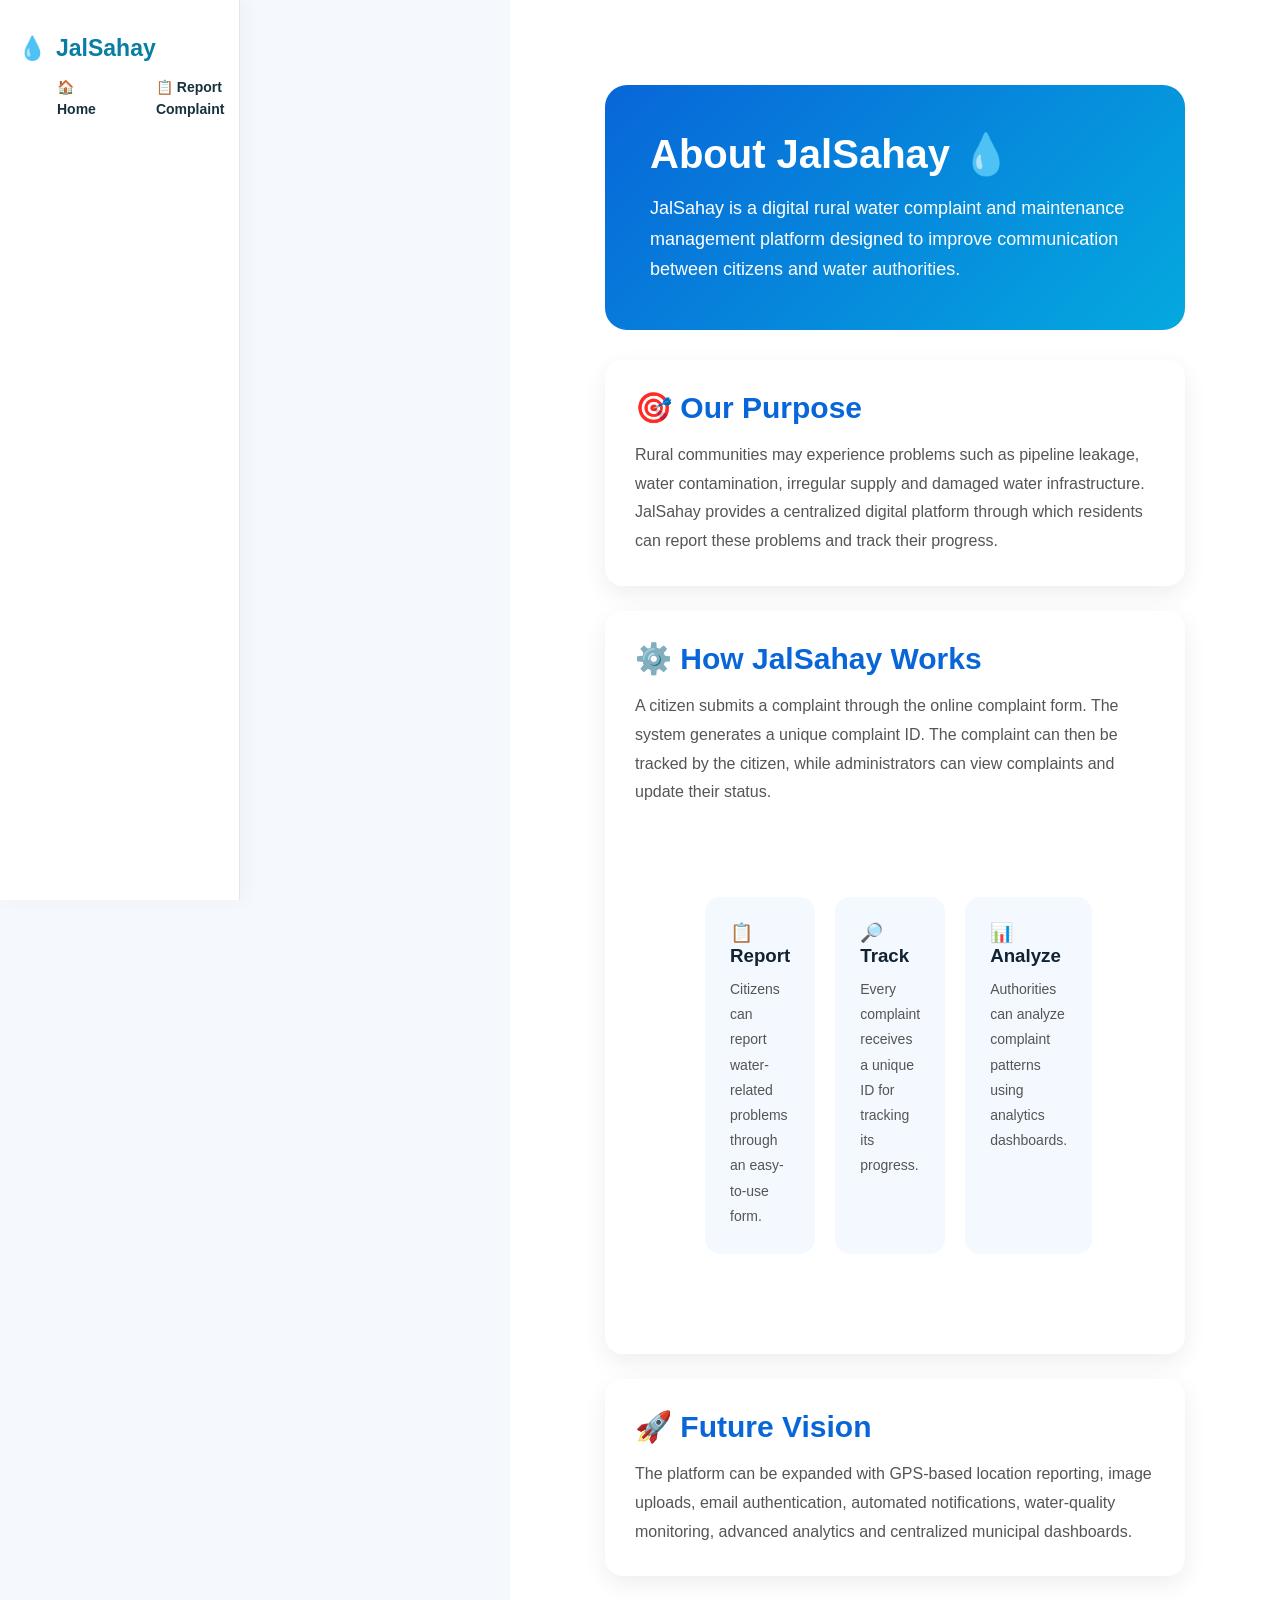
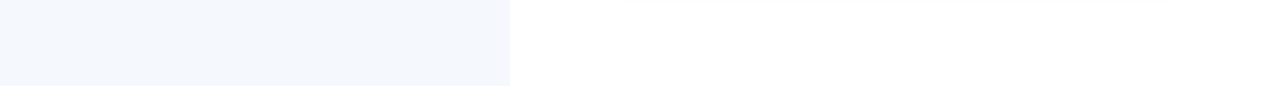
<file: n.html/about.html>
<!DOCTYPE html>
<html lang="en">

<head>

    <meta charset="UTF-8">
    <meta name="viewport" content="width=device-width, initial-scale=1.0">

    <title>About JalSahay</title>

    <link rel="stylesheet" href="css/style.css">

    <style>

        .page-content {
            padding: 45px;
            max-width: 1100px;
            margin: auto;
        }

        .hero {
            background: linear-gradient(135deg, #0866d8, #04a9df);
            color: white;
            padding: 45px;
            border-radius: 22px;
            margin-bottom: 30px;
        }

        .hero h1 {
            font-size: 40px;
            margin-bottom: 15px;
        }

        .hero p {
            font-size: 18px;
            line-height: 1.7;
            max-width: 800px;
        }

        .section-card {
            background: white;
            padding: 30px;
            border-radius: 18px;
            margin-bottom: 25px;
            box-shadow: 0 8px 25px rgba(0,0,0,0.07);
        }

        .section-card h2 {
            color: #0866d8;
            margin-bottom: 15px;
        }

        .section-card p {
            color: #555;
            line-height: 1.8;
        }

        .features {
            display: grid;
            grid-template-columns: repeat(3, 1fr);
            gap: 20px;
            margin-top: 20px;
        }

        .feature {
            background: #f3f9ff;
            padding: 25px;
            border-radius: 15px;
        }

        .feature h3 {
            margin-bottom: 10px;
            color: #123;
        }

        .feature p {
            font-size: 14px;
        }

        @media(max-width: 800px) {

            .features {
                grid-template-columns: 1fr;
            }

            .page-content {
                padding: 25px;
            }

        }

    </style>

</head>


<body>

    <aside class="sidebar" id="sidebar">

        <div class="logo">
            💧 <strong>JalSahay</strong>
        </div>

        <nav>

            <a href="index.html">🏠 Home</a>

            <a href="register.html">📋 Report Complaint</a>

            <a href="track.html">🔎 Track Complaint</a>

            <a href="analytics.html">📊 Analytics</a>

            <a href="comparison.html">⚖️ Comparison</a>

            <a href="blog.html">📰 Blog</a>

            <a href="about.html" class="active">ℹ️ About</a>

            <a href="contact.html">☎️ Contact</a>

        </nav>

    </aside>


    <main class="main-content">

        <section class="page-content">


            <div class="hero">

                <h1>About JalSahay 💧</h1>

                <p>
                    JalSahay is a digital rural water complaint and
                    maintenance management platform designed to improve
                    communication between citizens and water authorities.
                </p>

            </div>


            <div class="section-card">

                <h2>🎯 Our Purpose</h2>

                <p>
                    Rural communities may experience problems such as
                    pipeline leakage, water contamination, irregular supply
                    and damaged water infrastructure. JalSahay provides a
                    centralized digital platform through which residents can
                    report these problems and track their progress.
                </p>

            </div>


            <div class="section-card">

                <h2>⚙️ How JalSahay Works</h2>

                <p>
                    A citizen submits a complaint through the online
                    complaint form. The system generates a unique complaint
                    ID. The complaint can then be tracked by the citizen,
                    while administrators can view complaints and update
                    their status.
                </p>

                <div class="features">

                    <div class="feature">

                        <h3>📋 Report</h3>

                        <p>
                            Citizens can report water-related problems
                            through an easy-to-use form.
                        </p>

                    </div>


                    <div class="feature">

                        <h3>🔎 Track</h3>

                        <p>
                            Every complaint receives a unique ID for
                            tracking its progress.
                        </p>

                    </div>


                    <div class="feature">

                        <h3>📊 Analyze</h3>

                        <p>
                            Authorities can analyze complaint patterns
                            using analytics dashboards.
                        </p>

                    </div>

                </div>

            </div>


            <div class="section-card">

                <h2>🚀 Future Vision</h2>

                <p>
                    The platform can be expanded with GPS-based location
                    reporting, image uploads, email authentication,
                    automated notifications, water-quality monitoring,
                    advanced analytics and centralized municipal dashboards.
                </p>

            </div>


        </section>

    </main>

</body>
</html>
</file>
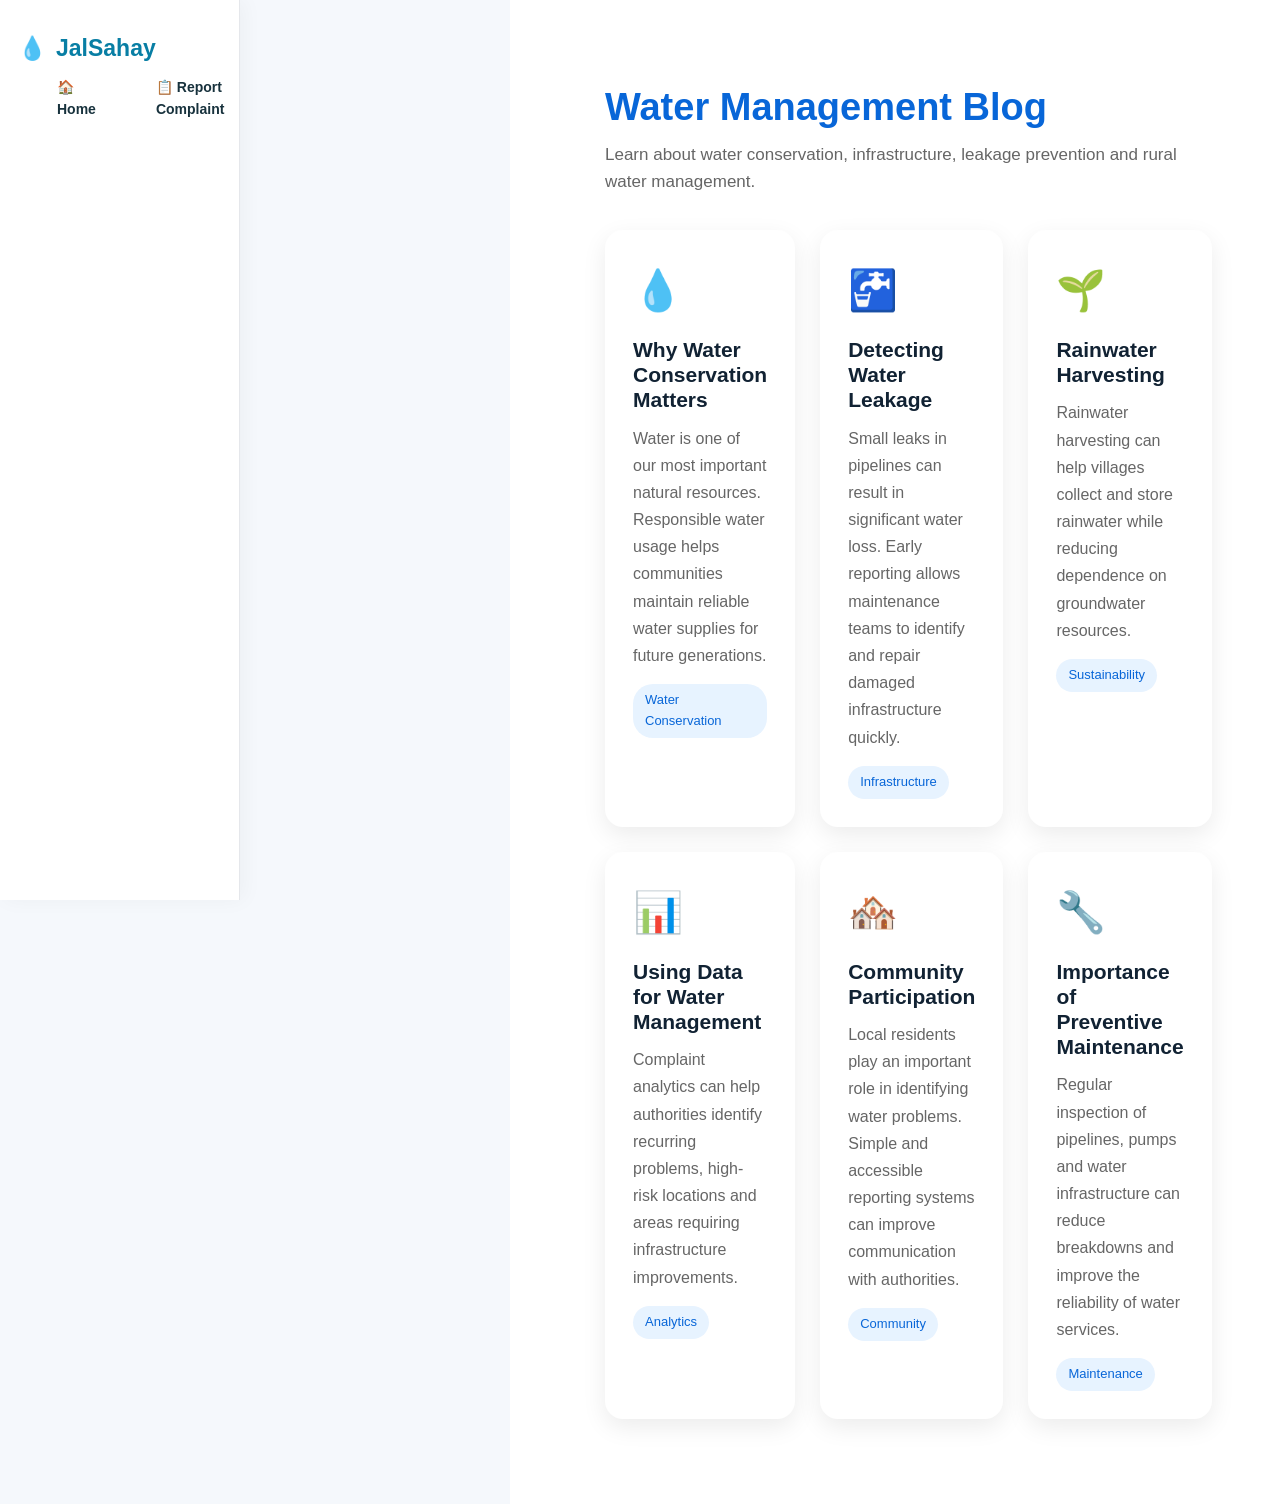
<file: n.html/blog.html>
<!DOCTYPE html>
<html lang="en">

<head>

    <meta charset="UTF-8">
    <meta name="viewport" content="width=device-width, initial-scale=1.0">

    <title>Water Management Blog | JalSahay</title>

    <link rel="stylesheet" href="css/style.css">

    <style>

        .page-content {
            padding: 45px;
            max-width: 1200px;
            margin: auto;
        }

        .page-header h1 {
            color: #0866d8;
            font-size: 38px;
        }

        .page-header p {
            color: #666;
            font-size: 17px;
            margin-bottom: 35px;
        }

        .blog-grid {
            display: grid;
            grid-template-columns: repeat(3, 1fr);
            gap: 25px;
        }

        .blog-card {
            background: white;
            border-radius: 18px;
            padding: 28px;
            box-shadow: 0 8px 25px rgba(0,0,0,0.08);
            transition: 0.3s;
        }

        .blog-card:hover {
            transform: translateY(-5px);
        }

        .blog-icon {
            font-size: 40px;
            margin-bottom: 15px;
        }

        .blog-card h2 {
            color: #123;
            font-size: 21px;
            margin-bottom: 12px;
        }

        .blog-card p {
            color: #666;
            line-height: 1.7;
        }

        .tag {
            display: inline-block;
            background: #e7f3ff;
            color: #0866d8;
            padding: 6px 12px;
            border-radius: 20px;
            font-size: 13px;
            margin-top: 15px;
        }

        @media(max-width: 900px) {

            .blog-grid {
                grid-template-columns: 1fr;
            }

            .page-content {
                padding: 25px;
            }

        }

    </style>

</head>


<body>

    <aside class="sidebar" id="sidebar">

        <div class="logo">
            💧 <strong>JalSahay</strong>
        </div>

        <nav>

            <a href="index.html">🏠 Home</a>

            <a href="register.html">📋 Report Complaint</a>

            <a href="track.html">🔎 Track Complaint</a>

            <a href="analytics.html">📊 Analytics</a>

            <a href="comparison.html">⚖️ Comparison</a>

            <a href="blog.html" class="active">📰 Blog</a>

            <a href="about.html">ℹ️ About</a>

            <a href="contact.html">☎️ Contact</a>

        </nav>

    </aside>


    <main class="main-content">

        <section class="page-content">

            <div class="page-header">

                <h1>Water Management Blog</h1>

                <p>
                    Learn about water conservation, infrastructure,
                    leakage prevention and rural water management.
                </p>

            </div>


            <div class="blog-grid">


                <article class="blog-card">

                    <div class="blog-icon">💧</div>

                    <h2>Why Water Conservation Matters</h2>

                    <p>
                        Water is one of our most important natural resources.
                        Responsible water usage helps communities maintain
                        reliable water supplies for future generations.
                    </p>

                    <span class="tag">Water Conservation</span>

                </article>


                <article class="blog-card">

                    <div class="blog-icon">🚰</div>

                    <h2>Detecting Water Leakage</h2>

                    <p>
                        Small leaks in pipelines can result in significant
                        water loss. Early reporting allows maintenance teams
                        to identify and repair damaged infrastructure quickly.
                    </p>

                    <span class="tag">Infrastructure</span>

                </article>


                <article class="blog-card">

                    <div class="blog-icon">🌱</div>

                    <h2>Rainwater Harvesting</h2>

                    <p>
                        Rainwater harvesting can help villages collect and
                        store rainwater while reducing dependence on
                        groundwater resources.
                    </p>

                    <span class="tag">Sustainability</span>

                </article>


                <article class="blog-card">

                    <div class="blog-icon">📊</div>

                    <h2>Using Data for Water Management</h2>

                    <p>
                        Complaint analytics can help authorities identify
                        recurring problems, high-risk locations and areas
                        requiring infrastructure improvements.
                    </p>

                    <span class="tag">Analytics</span>

                </article>


                <article class="blog-card">

                    <div class="blog-icon">🏘️</div>

                    <h2>Community Participation</h2>

                    <p>
                        Local residents play an important role in identifying
                        water problems. Simple and accessible reporting
                        systems can improve communication with authorities.
                    </p>

                    <span class="tag">Community</span>

                </article>


                <article class="blog-card">

                    <div class="blog-icon">🔧</div>

                    <h2>Importance of Preventive Maintenance</h2>

                    <p>
                        Regular inspection of pipelines, pumps and water
                        infrastructure can reduce breakdowns and improve
                        the reliability of water services.
                    </p>

                    <span class="tag">Maintenance</span>

                </article>


            </div>

        </section>

    </main>

</body>

</html>
</file>
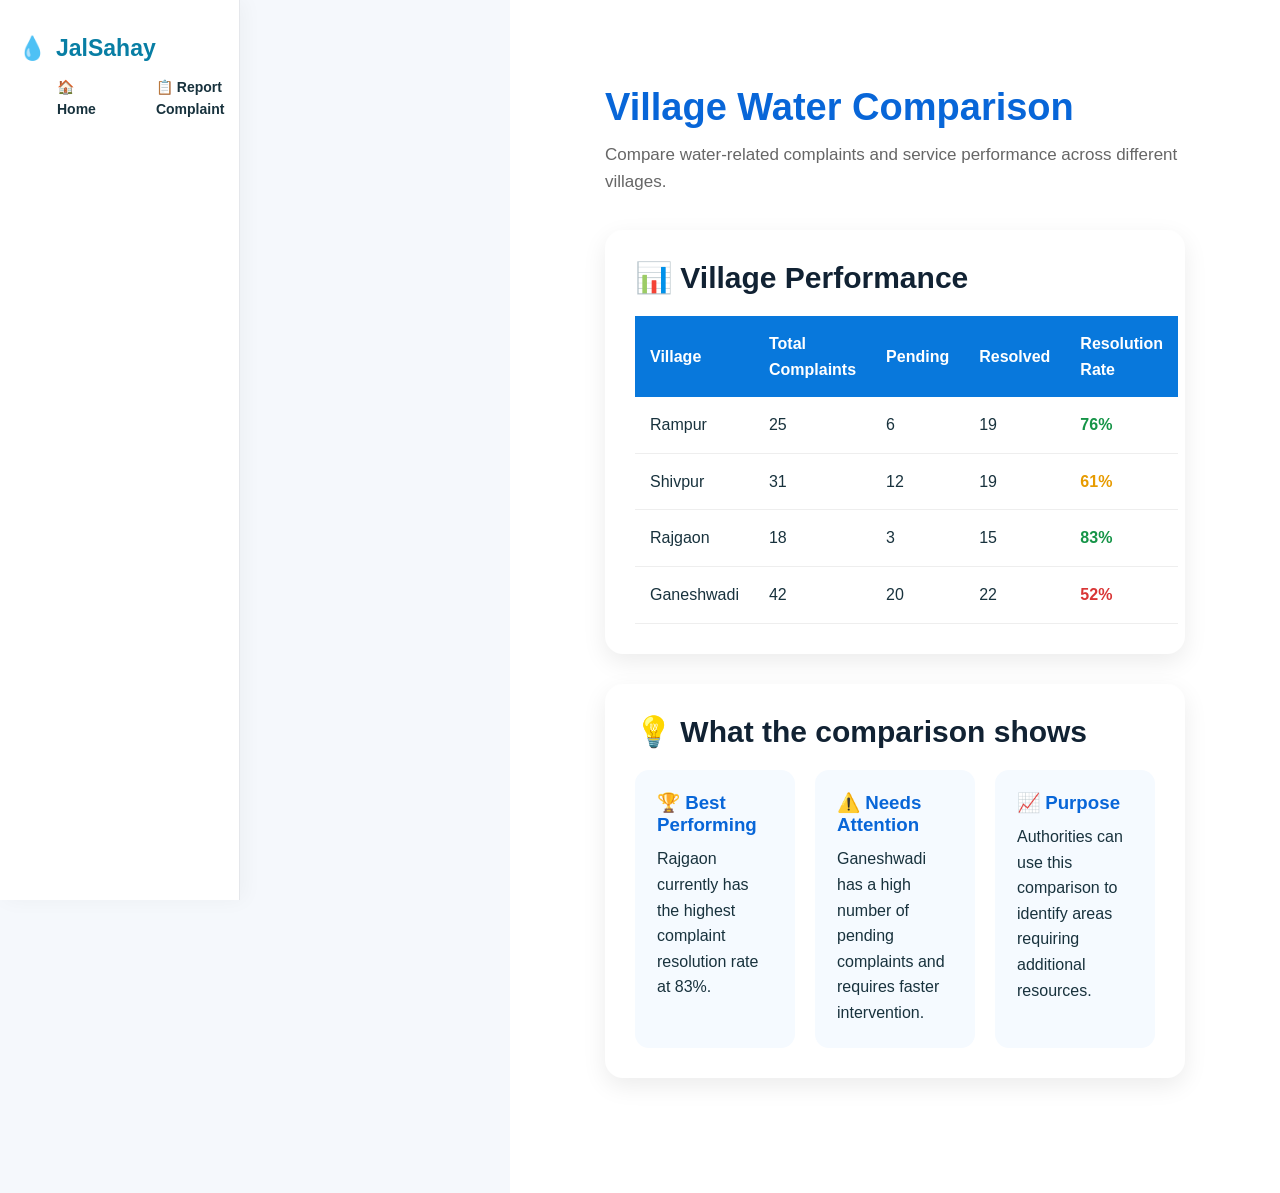
<file: n.html/comparison.html>
<!DOCTYPE html>
<html lang="en">

<head>
    <meta charset="UTF-8">
    <meta name="viewport" content="width=device-width, initial-scale=1.0">

    <title>Village Comparison | JalSahay</title>

    <link rel="stylesheet" href="css/style.css">

    <style>
        .page-content {
            padding: 45px;
            max-width: 1200px;
            margin: auto;
        }

        .page-header {
            margin-bottom: 35px;
        }

        .page-header h1 {
            color: #0866d8;
            font-size: 38px;
            margin-bottom: 10px;
        }

        .page-header p {
            color: #666;
            font-size: 17px;
        }

        .comparison-card {
            background: white;
            border-radius: 18px;
            padding: 30px;
            box-shadow: 0 8px 25px rgba(0,0,0,0.08);
            margin-bottom: 30px;
        }

        .comparison-card h2 {
            color: #123;
            margin-bottom: 20px;
        }

        .comparison-table {
            width: 100%;
            border-collapse: collapse;
        }

        .comparison-table th {
            background: #0878dc;
            color: white;
            padding: 15px;
            text-align: left;
        }

        .comparison-table td {
            padding: 15px;
            border-bottom: 1px solid #eee;
        }

        .comparison-table tr:hover {
            background: #f5faff;
        }

        .good {
            color: #159447;
            font-weight: bold;
        }

        .warning {
            color: #e79b00;
            font-weight: bold;
        }

        .bad {
            color: #d93636;
            font-weight: bold;
        }

        .info-grid {
            display: grid;
            grid-template-columns: repeat(3, 1fr);
            gap: 20px;
        }

        .info-box {
            background: #f5faff;
            border-radius: 14px;
            padding: 22px;
        }

        .info-box h3 {
            color: #0866d8;
            margin-bottom: 10px;
        }

        @media(max-width: 800px) {
            .page-content {
                padding: 25px;
            }

            .info-grid {
                grid-template-columns: 1fr;
            }

            .comparison-table {
                font-size: 13px;
            }
        }
    </style>
</head>

<body>

    <aside class="sidebar" id="sidebar">

        <div class="logo">
            💧 <strong>JalSahay</strong>
        </div>

        <nav>
            <a href="index.html">🏠 Home</a>
            <a href="register.html">📋 Report Complaint</a>
            <a href="track.html">🔎 Track Complaint</a>
            <a href="analytics.html">📊 Analytics</a>
            <a href="comparison.html" class="active">⚖️ Comparison</a>
            <a href="blog.html">📰 Blog</a>
            <a href="about.html">ℹ️ About</a>
            <a href="contact.html">☎️ Contact</a>
        </nav>

    </aside>


    <main class="main-content">

        <section class="page-content">

            <div class="page-header">

                <h1>Village Water Comparison</h1>

                <p>
                    Compare water-related complaints and service performance
                    across different villages.
                </p>

            </div>


            <div class="comparison-card">

                <h2>📊 Village Performance</h2>

                <table class="comparison-table">

                    <thead>

                        <tr>
                            <th>Village</th>
                            <th>Total Complaints</th>
                            <th>Pending</th>
                            <th>Resolved</th>
                            <th>Resolution Rate</th>
                        </tr>

                    </thead>

                    <tbody>

                        <tr>
                            <td>Rampur</td>
                            <td>25</td>
                            <td>6</td>
                            <td>19</td>
                            <td class="good">76%</td>
                        </tr>

                        <tr>
                            <td>Shivpur</td>
                            <td>31</td>
                            <td>12</td>
                            <td>19</td>
                            <td class="warning">61%</td>
                        </tr>

                        <tr>
                            <td>Rajgaon</td>
                            <td>18</td>
                            <td>3</td>
                            <td>15</td>
                            <td class="good">83%</td>
                        </tr>

                        <tr>
                            <td>Ganeshwadi</td>
                            <td>42</td>
                            <td>20</td>
                            <td>22</td>
                            <td class="bad">52%</td>
                        </tr>

                    </tbody>

                </table>

            </div>


            <div class="comparison-card">

                <h2>💡 What the comparison shows</h2>

                <div class="info-grid">

                    <div class="info-box">

                        <h3>🏆 Best Performing</h3>

                        <p>
                            Rajgaon currently has the highest complaint
                            resolution rate at 83%.
                        </p>

                    </div>


                    <div class="info-box">

                        <h3>⚠️ Needs Attention</h3>

                        <p>
                            Ganeshwadi has a high number of pending complaints
                            and requires faster intervention.
                        </p>

                    </div>


                    <div class="info-box">

                        <h3>📈 Purpose</h3>

                        <p>
                            Authorities can use this comparison to identify
                            areas requiring additional resources.
                        </p>

                    </div>

                </div>

            </div>

        </section>

    </main>

</body>

</html>
</file>
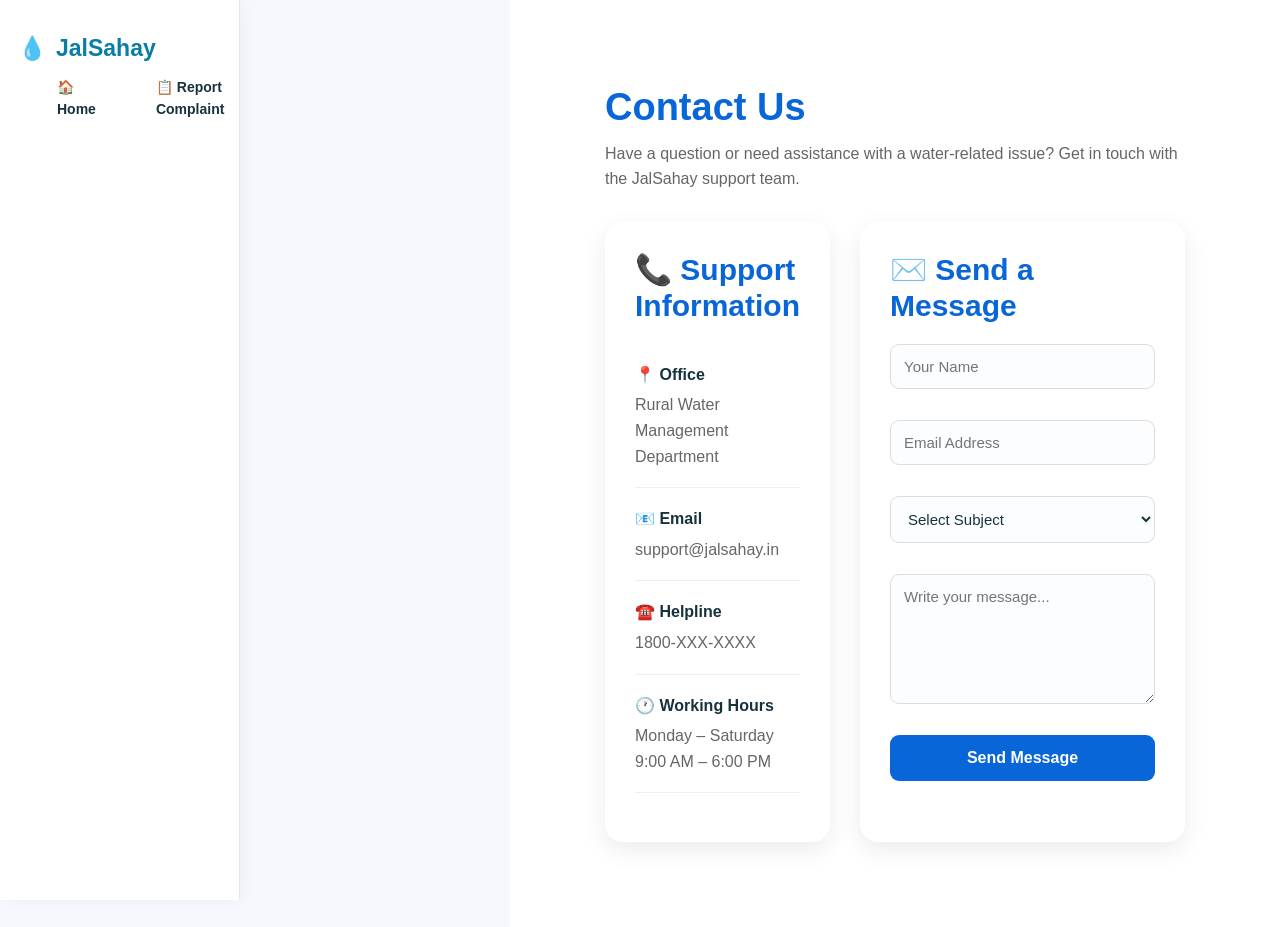
<file: n.html/contact.html>
<!DOCTYPE html>
<html lang="en">

<head>

    <meta charset="UTF-8">
    <meta name="viewport" content="width=device-width, initial-scale=1.0">

    <title>Contact JalSahay</title>

    <link rel="stylesheet" href="css/style.css">

    <style>

        .page-content {
            padding: 45px;
            max-width: 1100px;
            margin: auto;
        }

        .page-header h1 {
            color: #0866d8;
            font-size: 38px;
        }

        .page-header p {
            color: #666;
            margin-bottom: 30px;
        }

        .contact-grid {
            display: grid;
            grid-template-columns: 1fr 1.5fr;
            gap: 30px;
        }

        .contact-info,
        .contact-form {
            background: white;
            padding: 30px;
            border-radius: 18px;
            box-shadow: 0 8px 25px rgba(0,0,0,0.08);
        }

        .contact-info h2,
        .contact-form h2 {
            color: #0866d8;
            margin-bottom: 20px;
        }

        .contact-item {
            padding: 18px 0;
            border-bottom: 1px solid #eee;
        }

        .contact-item strong {
            display: block;
            margin-bottom: 5px;
        }

        .contact-item span {
            color: #666;
        }

        .contact-form input,
        .contact-form textarea,
        .contact-form select {

            width: 100%;
            padding: 13px;

            border: 1px solid #ddd;
            border-radius: 9px;

            margin-bottom: 15px;

            font-size: 15px;

            box-sizing: border-box;
        }

        .contact-form textarea {
            min-height: 130px;
            resize: vertical;
        }

        .contact-btn {

            width: 100%;
            padding: 14px;

            border: none;
            border-radius: 9px;

            background: #0866d8;
            color: white;

            font-size: 16px;
            cursor: pointer;

        }

        .contact-btn:hover {
            background: #0454b5;
        }

        #contactMessage {
            margin-top: 15px;
            font-weight: bold;
        }

        @media(max-width: 800px) {

            .contact-grid {
                grid-template-columns: 1fr;
            }

            .page-content {
                padding: 25px;
            }

        }

    </style>

</head>


<body>


    <aside class="sidebar" id="sidebar">

        <div class="logo">
            💧 <strong>JalSahay</strong>
        </div>

        <nav>

            <a href="index.html">🏠 Home</a>

            <a href="register.html">📋 Report Complaint</a>

            <a href="track.html">🔎 Track Complaint</a>

            <a href="analytics.html">📊 Analytics</a>

            <a href="comparison.html">⚖️ Comparison</a>

            <a href="blog.html">📰 Blog</a>

            <a href="about.html">ℹ️ About</a>

            <a href="contact.html" class="active">☎️ Contact</a>

        </nav>

    </aside>


    <main class="main-content">


        <section class="page-content">


            <div class="page-header">

                <h1>Contact Us</h1>

                <p>
                    Have a question or need assistance with a water-related
                    issue? Get in touch with the JalSahay support team.
                </p>

            </div>


            <div class="contact-grid">


                <div class="contact-info">

                    <h2>📞 Support Information</h2>


                    <div class="contact-item">

                        <strong>📍 Office</strong>

                        <span>
                            Rural Water Management Department
                        </span>

                    </div>


                    <div class="contact-item">

                        <strong>📧 Email</strong>

                        <span>
                            support@jalsahay.in
                        </span>

                    </div>


                    <div class="contact-item">

                        <strong>☎️ Helpline</strong>

                        <span>
                            1800-XXX-XXXX
                        </span>

                    </div>


                    <div class="contact-item">

                        <strong>🕐 Working Hours</strong>

                        <span>
                            Monday – Saturday<br>
                            9:00 AM – 6:00 PM
                        </span>

                    </div>

                </div>


                <div class="contact-form">

                    <h2>✉️ Send a Message</h2>


                    <form id="contactForm">

                        <input
                            type="text"
                            id="contactName"
                            placeholder="Your Name"
                            required
                        >


                        <input
                            type="email"
                            id="contactEmail"
                            placeholder="Email Address"
                            required
                        >


                        <select id="contactSubject" required>

                            <option value="">
                                Select Subject
                            </option>

                            <option>
                                Complaint Support
                            </option>

                            <option>
                                Technical Issue
                            </option>

                            <option>
                                Water Supply Issue
                            </option>

                            <option>
                                General Enquiry
                            </option>

                        </select>


                        <textarea
                            id="contactText"
                            placeholder="Write your message..."
                            required
                        ></textarea>


                        <button
                            type="submit"
                            class="contact-btn"
                        >
                            Send Message
                        </button>


                        <p id="contactMessage"></p>

                    </form>

                </div>


            </div>


        </section>


    </main>


    <script>

        const contactForm =
            document.getElementById("contactForm");

        contactForm.addEventListener("submit", function(e) {

            e.preventDefault();

            const message =
                document.getElementById("contactMessage");

            message.innerHTML =
                "✅ Your message has been submitted successfully!";

            message.style.color = "green";

            contactForm.reset();

        });

    </script>


</body>

</html>
</file>
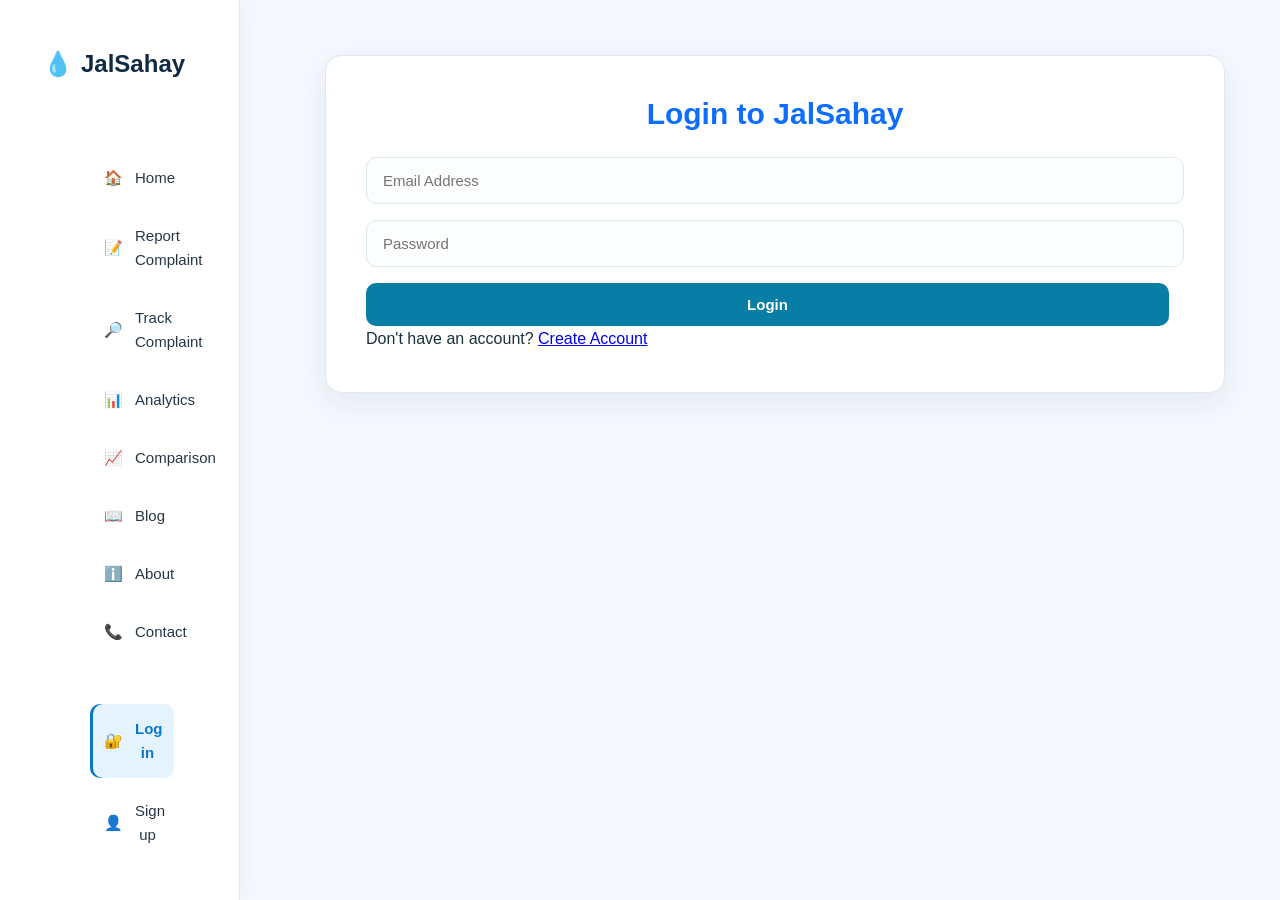
<file: n.html/login.html>
<!DOCTYPE html>
<html lang="en">

<head>

<meta charset="UTF-8">
<meta name="viewport" content="width=device-width, initial-scale=1.0">

<title>Login - JalSahay</title>

<link rel="stylesheet" href="css/style.css">

</head>


<body>

<aside class="sidebar">

    <div class="sidebar-logo">
        💧 <span>JalSahay</span>
    </div>

    <nav class="sidebar-nav">

        <a href="index.html">
            🏠 <span>Home</span>
        </a>

        <a href="register.html">
            📝 <span>Report Complaint</span>
        </a>

        <a href="track.html">
            🔎 <span>Track Complaint</span>
        </a>

        <a href="analytics.html">
            📊 <span>Analytics</span>
        </a>

        <a href="comparison.html">
            📈 <span>Comparison</span>
        </a>

        <a href="blog.html">
            📖 <span>Blog</span>
        </a>

        <a href="about.html">
            ℹ️ <span>About</span>
        </a>

        <a href="contact.html">
            📞 <span>Contact</span>
        </a>

        <div class="sidebar-divider"></div>

        <a href="login.html" class="active">
            🔐 <span>Log in</span>
        </a>

        <a href="signup.html">
            👤 <span>Sign up</span>
        </a>

    </nav>

</aside>


<section class="form-section">

<h2>Login to JalSahay</h2>


<form id="loginForm">

<input
type="email"
id="loginEmail"
placeholder="Email Address"
required
>


<input
type="password"
id="loginPassword"
placeholder="Password"
required
>


<button class="btn" type="submit">
Login
</button>

</form>


<p id="loginMessage"></p>


<p>
Don't have an account?
<a href="signup.html">Create Account</a>
</p>

</section>


<script src="js/app.js"></script>

</body>

</html>
</file>
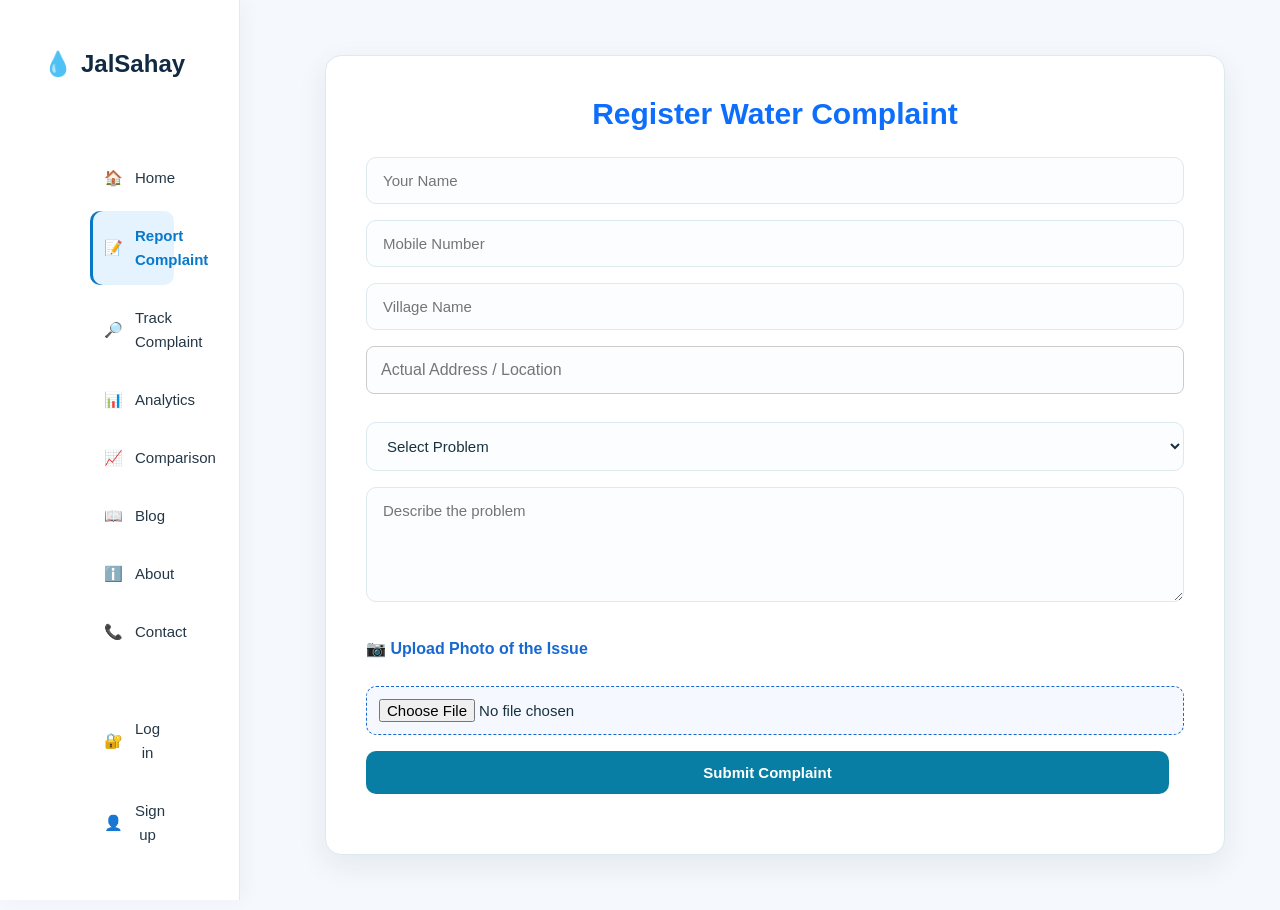
<file: n.html/register.html>
<!DOCTYPE html>
<html lang="en">
<head>
<meta charset="UTF-8">
<meta name="viewport" content="width=device-width, initial-scale=1.0">
<title>Register Complaint</title>
<link rel="stylesheet" href="css/style.css">
</head>

<body>

<aside class="sidebar">

    <div class="sidebar-logo">
        💧 <span>JalSahay</span>
    </div>

    <nav class="sidebar-nav">

        <a href="index.html">🏠 <span>Home</span></a>

        <a href="register.html" class="active">
            📝 <span>Report Complaint</span>
        </a>

        <a href="track.html">
            🔎 <span>Track Complaint</span>
        </a>

        <a href="analytics.html">
            📊 <span>Analytics</span>
        </a>

        <a href="comparison.html">
            📈 <span>Comparison</span>
        </a>

        <a href="blog.html">
            📖 <span>Blog</span>
        </a>

        <a href="about.html">
            ℹ️ <span>About</span>
        </a>

        <a href="contact.html">
            📞 <span>Contact</span>
        </a>

        <div class="sidebar-divider"></div>

        <a href="login.html">
            🔐 <span>Log in</span>
        </a>

        <a href="signup.html">
            👤 <span>Sign up</span>
        </a>

    </nav>

</aside>

<section class="form-section">

<h2>Register Water Complaint</h2>

<form id="complaintForm">

<input
type="text"
id="name"
placeholder="Your Name"
required>

<input
type="text"
id="mobile"
placeholder="Mobile Number"
required>

<input
type="text"
id="villagename"
placeholder="Village Name"
required>
<input
    type="text"
    id="address"
    placeholder="Actual Address / Location"
    required
>
<select id="problem">

<option>Select Problem</option>

<option>Water Leakage</option>

<option>No Water Supply</option>

<option>Dirty Water</option>

<option>Broken Hand Pump</option>

<option>Pipe Burst</option>

</select>

<textarea
id="description"
placeholder="Describe the problem"
rows="5"></textarea>
<label for="issuePhoto" class="upload-label">
    📷 Upload Photo of the Issue
</label>

<input
    type="file"
    id="issuePhoto"
    accept="image/*"
>
<button class="btn" type="submit">
Submit Complaint
</button>

</form>

<p id="successMessage"></p>

</section>

<script src="js/app.js"></script>

</body>
</html>
</file>
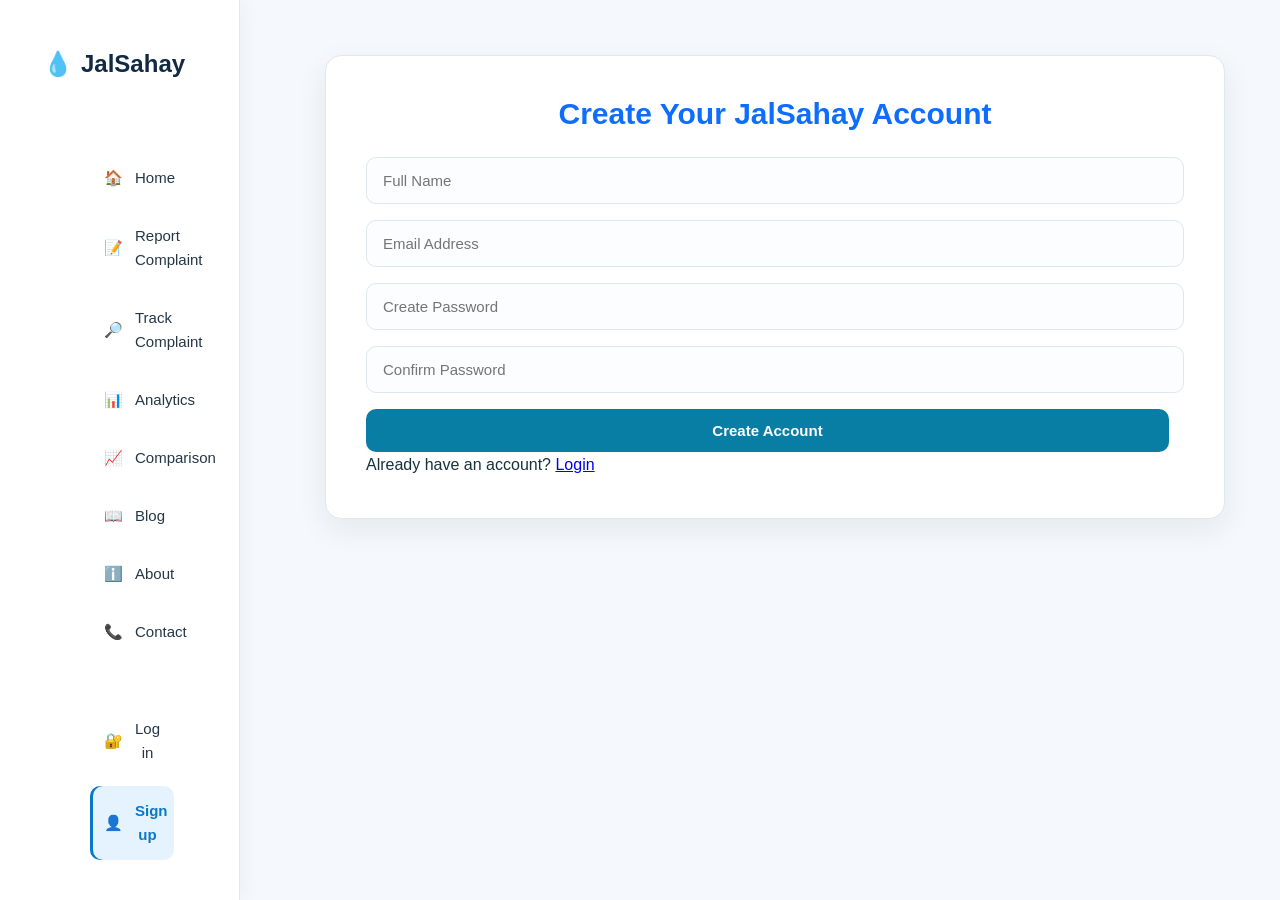
<file: n.html/signup.html>
<!DOCTYPE html>
<html lang="en">

<head>
<meta charset="UTF-8">
<meta name="viewport" content="width=device-width, initial-scale=1.0">

<title>Create Account - JalSahay</title>

<link rel="stylesheet" href="css/style.css">
</head>

<body>

<aside class="sidebar">

    <div class="sidebar-logo">
        💧 <span>JalSahay</span>
    </div>

    <nav class="sidebar-nav">

        <a href="index.html">
            🏠 <span>Home</span>
        </a>

        <a href="register.html">
            📝 <span>Report Complaint</span>
        </a>

        <a href="track.html">
            🔎 <span>Track Complaint</span>
        </a>

        <a href="analytics.html">
            📊 <span>Analytics</span>
        </a>

        <a href="comparison.html">
            📈 <span>Comparison</span>
        </a>

        <a href="blog.html">
            📖 <span>Blog</span>
        </a>

        <a href="about.html">
            ℹ️ <span>About</span>
        </a>

        <a href="contact.html">
            📞 <span>Contact</span>
        </a>

        <div class="sidebar-divider"></div>

        <a href="login.html">
            🔐 <span>Log in</span>
        </a>

        <a href="signup.html" class="active">
            👤 <span>Sign up</span>
        </a>

    </nav>

</aside>


<section class="form-section">

<h2>Create Your JalSahay Account</h2>

<form id="signupForm">

<input
type="text"
id="signupName"
placeholder="Full Name"
required
>

<input
type="email"
id="signupEmail"
placeholder="Email Address"
required
>

<input
type="password"
id="signupPassword"
placeholder="Create Password"
required
>

<input
type="password"
id="confirmPassword"
placeholder="Confirm Password"
required
>

<button class="btn" type="submit">
Create Account
</button>

</form>

<p id="signupMessage"></p>

<p>
Already have an account?
<a href="login.html">Login</a>
</p>

</section>


<script src="js/app.js"></script>

</body>

</html>
</file>
<file: Jalsahay/css/style.css>
/* =========================================================
   JALSAHAY — MODERN UI SYSTEM
   Smart Water Complaint & Maintenance Portal
   ========================================================= */

@import url('https://fonts.googleapis.com/css2?family=Inter:wght@400;500;600;700;800&display=swap');

:root {
    --primary: #087ea4;
    --primary-dark: #075985;
    --primary-light: #e0f7ff;

    --cyan: #06b6d4;
    --blue: #2563eb;

    --success: #10b981;
    --warning: #f59e0b;
    --danger: #ef4444;

    --text: #0f172a;
    --text-light: #64748b;

    --bg: #f5fbfd;
    --white: #ffffff;
    --border: #dbeafe;

    --shadow-sm: 0 4px 15px rgba(15, 23, 42, 0.06);
    --shadow-md: 0 12px 35px rgba(15, 23, 42, 0.10);
    --shadow-lg: 0 25px 60px rgba(15, 23, 42, 0.14);

    --radius-sm: 10px;
    --radius-md: 18px;
    --radius-lg: 28px;
}

/* =========================================================
   RESET
   ========================================================= */

* {
    margin: 0;
    padding: 0;
    box-sizing: border-box;
}

html {
    scroll-behavior: smooth;
}

body {
    font-family: "Inter", Arial, sans-serif;
    background:
        radial-gradient(circle at top left, #e0f7ff 0, transparent 30%),
        linear-gradient(180deg, #f8fdff 0%, #ffffff 50%, #f4fbfd 100%);
    color: var(--text);
    line-height: 1.6;
    min-height: 100vh;
}

button,
input,
select,
textarea {
    font-family: inherit;
}

button,
a {
    -webkit-tap-highlight-color: transparent;
}

a {
    text-decoration: none;
    color: inherit;
}

/* =========================================================
   NAVBAR
   ========================================================= */

.navbar {
    width: 100%;
    min-height: 76px;
    padding: 0 6%;
    display: flex;
    align-items: center;
    justify-content: space-between;

    position: sticky;
    top: 0;
    z-index: 1000;

    background: rgba(255, 255, 255, 0.88);
    backdrop-filter: blur(18px);
    -webkit-backdrop-filter: blur(18px);

    border-bottom: 1px solid rgba(148, 163, 184, 0.18);

    box-shadow: 0 4px 20px rgba(15, 23, 42, 0.04);
}

.logo {
    display: flex;
    align-items: center;
    gap: 10px;

    font-size: 1.35rem;
    font-weight: 800;
    color: var(--primary-dark);
    letter-spacing: -0.5px;
}

.logo-icon,
.logo > span:first-child {
    display: inline-flex;
    align-items: center;
    justify-content: center;

    width: 42px;
    height: 42px;

    border-radius: 13px;

    background: linear-gradient(
        135deg,
        #dff8ff,
        #bae6fd
    );

    box-shadow: 0 6px 18px rgba(6, 182, 212, 0.18);
}

.navbar nav {
    display: flex;
    align-items: center;
    gap: 8px;
}

.navbar nav a {
    padding: 10px 15px;
    border-radius: 10px;

    color: #475569;
    font-size: 0.9rem;
    font-weight: 600;

    transition: 0.25s ease;
}

.navbar nav a:hover {
    color: var(--primary);
    background: #ecfeff;
}

.navbar nav a.active {
    color: var(--primary-dark);
    background: #e0f7ff;
}

/* LANGUAGE */

.language-box {
    display: flex;
    align-items: center;
    gap: 7px;

    padding: 7px 11px;

    border: 1px solid var(--border);
    border-radius: 12px;

    background: rgba(255,255,255,0.8);
}

.language-box select {
    border: none;
    outline: none;
    background: transparent;

    color: var(--text);
    font-size: 0.85rem;
    font-weight: 600;

    cursor: pointer;
}

/* =========================================================
   HERO
   ========================================================= */

.hero {
    position: relative;

    min-height: 650px;
    padding: 90px 7%;

    display: grid;
    grid-template-columns: 1.15fr 0.85fr;
    align-items: center;
    gap: 70px;

    overflow: hidden;

    background:
        radial-gradient(circle at 80% 20%, rgba(6,182,212,0.15), transparent 28%),
        radial-gradient(circle at 10% 80%, rgba(37,99,235,0.08), transparent 30%);
}

.hero::before {
    content: "";
    position: absolute;

    width: 420px;
    height: 420px;

    right: -150px;
    bottom: -180px;

    border-radius: 50%;

    background: rgba(6, 182, 212, 0.08);
    filter: blur(5px);
}

.hero-content {
    position: relative;
    z-index: 2;
    max-width: 700px;
}

.badge,
.section-label,
.section-tag {
    display: inline-flex;
    align-items: center;
    gap: 7px;

    padding: 7px 13px;

    border-radius: 999px;

    background: #e0f7ff;
    border: 1px solid #bae6fd;

    color: var(--primary-dark);

    font-size: 0.75rem;
    font-weight: 800;

    letter-spacing: 0.6px;
}

.hero h1 {
    margin-top: 22px;

    font-size: clamp(2.8rem, 6vw, 5.2rem);
    line-height: 1.04;
    letter-spacing: -3px;
    font-weight: 800;
}

.blue-text {
    color: var(--primary);
}

.hero-content > p {
    margin-top: 24px;

    max-width: 600px;

    color: var(--text-light);
    font-size: 1.08rem;
    line-height: 1.8;
}

.hero-buttons {
    display: flex;
    flex-wrap: wrap;
    gap: 13px;
    margin-top: 30px;
}

.primary-button,
.secondary-button,
.submit-button,
.location-button,
.btn-primary {
    display: inline-flex;
    align-items: center;
    justify-content: center;
    gap: 8px;

    min-height: 50px;
    padding: 0 22px;

    border-radius: 13px;

    font-weight: 700;
    font-size: 0.9rem;

    border: none;
    cursor: pointer;

    transition:
        transform 0.2s ease,
        box-shadow 0.2s ease,
        background 0.2s ease;
}

.primary-button,
.submit-button,
.btn-primary {
    color: white;

    background: linear-gradient(
        135deg,
        var(--primary),
        var(--blue)
    );

    box-shadow:
        0 10px 25px rgba(37, 99, 235, 0.22);
}

.primary-button:hover,
.submit-button:hover,
.btn-primary:hover {
    transform: translateY(-2px);

    box-shadow:
        0 15px 32px rgba(37, 99, 235, 0.28);
}

.secondary-button {
    color: var(--primary-dark);

    background: white;
    border: 1px solid #c7e8f3;

    box-shadow: var(--shadow-sm);
}

.secondary-button:hover {
    transform: translateY(-2px);
    background: #f0fbff;
}

/* =========================================================
   HERO FEATURES
   ========================================================= */

.hero-features {
    display: grid;
    grid-template-columns: repeat(4, 1fr);

    margin-top: 38px;

    border-top: 1px solid #dbeafe;
    padding-top: 24px;
}

.hero-features > div {
    padding: 0 18px;

    border-right: 1px solid #e2e8f0;
}

.hero-features > div:first-child {
    padding-left: 0;
}

.hero-features > div:last-child {
    border-right: none;
}

.hero-features strong {
    display: block;
    font-size: 0.82rem;
    color: var(--text);
}

.hero-features small {
    color: var(--text-light);
    font-size: 0.72rem;
}

/* =========================================================
   HERO CARD
   ========================================================= */

.hero-card {
    position: relative;
    z-index: 2;

    min-height: 420px;

    padding: 45px 35px;

    display: flex;
    flex-direction: column;
    align-items: center;
    justify-content: center;

    text-align: center;

    border-radius: var(--radius-lg);

    background:
        linear-gradient(
            145deg,
            rgba(255,255,255,0.96),
            rgba(236,254,255,0.82)
        );

    border: 1px solid rgba(125, 211, 252, 0.5);

    box-shadow: var(--shadow-lg);

    overflow: hidden;
}

.hero-card::before {
    content: "";

    position: absolute;

    width: 280px;
    height: 280px;

    top: -130px;
    right: -100px;

    border-radius: 50%;

    background: rgba(6,182,212,0.1);
}

.water-icon {
    position: relative;

    width: 105px;
    height: 105px;

    display: flex;
    align-items: center;
    justify-content: center;

    border-radius: 50%;

    font-size: 3.5rem;

    background:
        linear-gradient(
            135deg,
            #e0f7ff,
            #bae6fd
        );

    box-shadow:
        0 20px 45px rgba(6,182,212,0.2);
}

.hero-card h2 {
    margin-top: 25px;

    font-size: 2rem;
    font-weight: 800;
}

.hero-card p {
    max-width: 350px;

    margin-top: 10px;

    color: var(--text-light);
}

.active-status {
    margin-top: 25px;

    padding: 9px 15px;

    border-radius: 999px;

    background: #ecfdf5;
    color: #047857;

    font-size: 0.8rem;
    font-weight: 700;

    border: 1px solid #a7f3d0;
}

/* =========================================================
   COMMON SECTIONS
   ========================================================= */

.section,
.report-section,
.tracking-page {
    padding: 90px 7%;
}

.section-heading {
    max-width: 720px;
    margin: 0 auto 45px;
    text-align: center;
}

.section-heading h2 {
    margin-top: 15px;

    font-size: clamp(2rem, 4vw, 3rem);
    line-height: 1.15;

    letter-spacing: -1.5px;
}

.section-heading p {
    margin-top: 12px;

    color: var(--text-light);
}

/* =========================================================
   PROBLEM CARDS
   ========================================================= */

.problem-grid {
    max-width: 1150px;
    margin: auto;

    display: grid;
    grid-template-columns: repeat(4, 1fr);
    gap: 20px;
}

.problem-card {
    padding: 28px 23px;

    background: rgba(255,255,255,0.9);

    border: 1px solid #e2e8f0;
    border-radius: var(--radius-md);

    box-shadow: var(--shadow-sm);

    cursor: pointer;

    transition:
        transform 0.25s ease,
        box-shadow 0.25s ease,
        border 0.25s ease;
}

.problem-card:hover {
    transform: translateY(-8px);

    border-color: #7dd3fc;

    box-shadow: var(--shadow-md);
}

.problem-icon {
    width: 55px;
    height: 55px;

    display: flex;
    align-items: center;
    justify-content: center;

    margin-bottom: 18px;

    border-radius: 15px;

    background: #ecfeff;

    font-size: 1.6rem;
}

.problem-card h3 {
    font-size: 1rem;
}

.problem-card p {
    margin-top: 7px;

    color: var(--text-light);
    font-size: 0.83rem;
}

/* =========================================================
   REPORT SECTION
   ========================================================= */

.report-section {
    background:
        linear-gradient(
            180deg,
            #f0fbff,
            #ffffff
        );
}

.form-card {
    max-width: 760px;

    margin: auto;

    padding: 38px;

    background: rgba(255,255,255,0.95);

    border: 1px solid #dbeafe;
    border-radius: var(--radius-lg);

    box-shadow: var(--shadow-lg);
}

.form-group {
    margin-bottom: 20px;
}

.form-card label {
    display: block;

    margin-bottom: 8px;

    color: #334155;

    font-size: 0.84rem;
    font-weight: 700;
}

.form-card input,
.form-card select,
.form-card textarea,
.tracking-search input {
    width: 100%;

    padding: 13px 15px;

    border: 1px solid #cbd5e1;
    border-radius: 12px;

    background: #f8fafc;

    color: var(--text);

    outline: none;

    font-size: 0.9rem;

    transition: 0.2s ease;
}

.form-card input:focus,
.form-card select:focus,
.form-card textarea:focus,
.tracking-search input:focus {
    border-color: var(--cyan);

    background: white;

    box-shadow:
        0 0 0 4px rgba(6,182,212,0.1);
}

.form-card textarea {
    resize: vertical;
}

.location-button {
    margin-top: 8px;

    color: var(--primary-dark);

    background: #e0f7ff;

    border: 1px solid #bae6fd;
}

.location-button:hover {
    background: #cffafe;
}

#locationStatus {
    margin-top: 8px;

    color: var(--text-light);
    font-size: 0.78rem;
}

.submit-button {
    width: 100%;
    margin-top: 12px;
}

/* =========================================================
   TRACKING PAGE
   ========================================================= */

.tracking-page {
    min-height: 80vh;

    background:
        radial-gradient(
            circle at 80% 10%,
            rgba(6,182,212,0.12),
            transparent 25%
        ),
        linear-gradient(
            135deg,
            #eefaff,
            #ffffff
        );
}

.tracking-card {
    max-width: 900px;

    margin: auto;

    padding: 35px;

    background: rgba(255,255,255,0.94);

    border: 1px solid #dbeafe;

    border-radius: var(--radius-lg);

    box-shadow: var(--shadow-lg);
}

.tracking-search {
    display: grid;

    grid-template-columns: 1fr auto;

    gap: 12px;
}

.tracking-search button {
    min-width: 170px;

    border: none;
    border-radius: 12px;

    color: white;

    background: linear-gradient(
        135deg,
        var(--primary),
        var(--blue)
    );

    font-weight: 700;

    cursor: pointer;
}

.example-text {
    margin-top: 10px;

    color: var(--text-light);

    font-size: 0.78rem;
}

.tracking-error {
    margin-top: 15px;

    color: var(--danger);
}

/* =========================================================
   COMPLAINT RESULT
   ========================================================= */

.complaint-result {
    margin-top: 30px;
}

.complaint-header {
    display: flex;

    justify-content: space-between;
    align-items: center;

    gap: 20px;

    padding-bottom: 25px;

    border-bottom: 1px solid #e2e8f0;
}

.complaint-label {
    color: var(--text-light);

    font-size: 0.75rem;
    font-weight: 700;

    text-transform: uppercase;
}

.complaint-id {
    margin-top: 4px;

    color: var(--primary-dark);

    font-size: 1.4rem;
    font-weight: 800;
}

.complaint-problem {
    color: var(--text-light);

    font-size: 0.85rem;
}

.status-badge {
    padding: 9px 14px;

    border-radius: 999px;

    background: #eff6ff;
    color: #2563eb;

    font-size: 0.78rem;
    font-weight: 700;
}

.complaint-details {
    display: grid;

    grid-template-columns: repeat(3, 1fr);

    gap: 15px;

    margin-top: 25px;
}

.detail-box {
    padding: 18px;

    background: #f8fafc;

    border: 1px solid #e2e8f0;

    border-radius: 14px;
}

.detail-box span {
    display: block;

    color: var(--text-light);

    font-size: 0.73rem;
}

.detail-box strong {
    display: block;

    margin-top: 4px;

    font-size: 0.9rem;
}

/* =========================================================
   TIMELINE
   ========================================================= */

.timeline-title {
    margin-top: 35px;
    margin-bottom: 25px;

    font-size: 1.1rem;
}

.timeline {
    position: relative;

    padding-left: 15px;
}

.timeline::before {
    content: "";

    position: absolute;

    left: 25px;
    top: 10px;
    bottom: 10px;

    width: 2px;

    background: #dbeafe;
}

.timeline-item {
    position: relative;

    display: flex;

    gap: 18px;

    padding-bottom: 28px;
}

.timeline-dot {
    position: relative;
    z-index: 2;

    width: 24px;
    height: 24px;

    flex-shrink: 0;

    display: flex;
    align-items: center;
    justify-content: center;

    border-radius: 50%;

    background: #e2e8f0;

    color: #64748b;

    font-size: 0.7rem;
    font-weight: 800;
}

.timeline-item.completed .timeline-dot {
    background: #10b981;
    color: white;
}

.timeline-item.active .timeline-dot {
    background: var(--blue);
    color: white;

    box-shadow:
        0 0 0 6px rgba(37,99,235,0.1);
}

.timeline-content h3 {
    font-size: 0.9rem;
}

.timeline-content p {
    margin-top: 4px;

    color: var(--text-light);

    font-size: 0.8rem;
}

/* =========================================================
   ENGINEER CARD
   ========================================================= */

.engineer-card {
    margin-top: 20px;

    padding: 20px;

    border-radius: 16px;

    background: #effcff;

    border: 1px solid #bae6fd;
}

.engineer-title {
    margin-bottom: 14px;

    color: var(--primary-dark);

    font-size: 0.82rem;
    font-weight: 800;
}

.engineer-info {
    display: flex;
    align-items: center;
    gap: 13px;
}

.engineer-avatar {
    width: 48px;
    height: 48px;

    display: flex;
    align-items: center;
    justify-content: center;

    border-radius: 50%;

    background: white;

    font-size: 1.4rem;
}

.engineer-info strong {
    display: block;
}

.engineer-info small {
    color: var(--text-light);
}

/* =========================================================
   FEEDBACK
   ========================================================= */

.feedback {
    margin-top: 25px;

    padding: 25px;

    background: #f8fafc;

    border: 1px solid #e2e8f0;

    border-radius: 16px;
}

.feedback h3 {
    font-size: 1rem;
}

.feedback p {
    margin-top: 5px;

    color: var(--text-light);

    font-size: 0.82rem;
}

.stars {
    margin: 18px 0;

    color: #f59e0b;

    font-size: 2rem;

    letter-spacing: 5px;

    cursor: pointer;
}

.feedback textarea {
    width: 100%;

    padding: 13px;

    border: 1px solid #cbd5e1;
    border-radius: 12px;

    resize: vertical;

    outline: none;
}

.submit-feedback {
    margin-top: 12px;

    padding: 11px 18px;

    border: none;
    border-radius: 10px;

    background: var(--primary);

    color: white;

    font-weight: 700;

    cursor: pointer;
}

/* =========================================================
   AUTHORITY DASHBOARD
   ========================================================= */

.dashboard-grid {
    display: grid;

    grid-template-columns:
        repeat(5, minmax(0, 1fr));

    gap: 16px;

    margin-bottom: 30px;
}

.metric-card {
    position: relative;

    padding: 22px;

    background: rgba(255,255,255,0.95);

    border: 1px solid #e2e8f0;

    border-radius: 16px;

    box-shadow: var(--shadow-sm);

    overflow: hidden;
}

.metric-card::after {
    content: "";

    position: absolute;

    width: 70px;
    height: 70px;

    right: -30px;
    bottom: -30px;

    border-radius: 50%;

    background: #e0f7ff;
}

.metric-card.emergency {
    border-top: 4px solid var(--danger);
}

.metric-card.pending {
    border-top: 4px solid var(--warning);
}

.metric-card.progress {
    border-top: 4px solid var(--blue);
}

.metric-card.resolved {
    border-top: 4px solid var(--success);
}

.metric-label {
    position: relative;
    z-index: 2;

    color: var(--text-light);

    font-size: 0.72rem;
    font-weight: 800;

    text-transform: uppercase;
}

.metric-num {
    position: relative;
    z-index: 2;

    margin-top: 7px;

    color: var(--text);

    font-size: 2rem;
    font-weight: 800;
}

.panel-row {
    display: grid;

    grid-template-columns: 1.45fr 1fr;

    gap: 22px;
}

.complaint-list {
    display: flex;

    flex-direction: column;

    gap: 14px;
}

.complaint-item {
    padding: 20px;

    background: white;

    border: 1px solid #e2e8f0;

    border-left: 5px solid #cbd5e1;

    border-radius: 15px;

    box-shadow: var(--shadow-sm);

    transition: 0.2s ease;
}

.complaint-item:hover {
    transform: translateY(-3px);

    box-shadow: var(--shadow-md);
}

.complaint-item.high {
    border-left-color: var(--danger);
}

.complaint-item.medium {
    border-left-color: var(--warning);
}

.item-header {
    display: flex;

    justify-content: space-between;
    align-items: center;

    gap: 10px;

    margin-bottom: 10px;
}

.comp-id {
    color: var(--primary-dark);

    font-size: 0.85rem;
    font-weight: 800;
}

.complaint-item p {
    color: #475569;

    font-size: 0.88rem;
}

.badge {
    display: inline-flex;

    padding: 5px 9px;

    border-radius: 999px;

    font-size: 0.68rem;
    font-weight: 800;
}

.badge.ai {
    background: #eef2ff;
    color: #4f46e5;

    border: 1px solid #c7d2fe;
}

.badge.dup {
    background: #fffbeb;
    color: #b45309;

    border: 1px solid #fde68a;
}

.map-box {
    min-height: 260px;

    display: flex;
    align-items: center;
    justify-content: center;

    margin-bottom: 18px;

    border-radius: 16px;

    background:
        linear-gradient(
            135deg,
            #e0f2fe,
            #ecfeff
        );

    border: 1px solid #bae6fd;

    color: var(--primary-dark);

    font-weight: 700;

    cursor: pointer;
}

.assignment-panel {
    padding: 22px;

    background: white;

    border: 1px solid #e2e8f0;

    border-radius: 18px;

    box-shadow: var(--shadow-sm);
}

.assignment-panel .form-group {
    margin-bottom: 17px;
}

.assignment-panel label {
    display: block;

    margin-bottom: 7px;

    color: #334155;

    font-size: 0.8rem;
    font-weight: 700;
}

.assignment-panel input,
.assignment-panel select {
    width: 100%;

    padding: 12px;

    border: 1px solid #cbd5e1;

    border-radius: 10px;

    outline: none;

    background: #f8fafc;
}

/* =========================================================
   FOOTER
   ========================================================= */

footer {
    padding: 45px 7%;

    text-align: center;

    background: #082f49;

    color: white;
}

footer .logo,
.footer-logo {
    justify-content: center;

    color: white;

    font-size: 1.2rem;
}

footer p {
    margin-top: 8px;

    color: #bae6fd;

    font-size: 0.8rem;
}

/* =========================================================
   ANIMATIONS
   ========================================================= */

@keyframes fadeUp {
    from {
        opacity: 0;
        transform: translateY(20px);
    }

    to {
        opacity: 1;
        transform: translateY(0);
    }
}

.hero-content,
.hero-card,
.problem-card,
.form-card,
.tracking-card {
    animation: fadeUp 0.7s ease both;
}

/* =========================================================
   RESPONSIVE — TABLET
   ========================================================= */

@media (max-width: 1000px) {

    .hero {
        grid-template-columns: 1fr;

        text-align: center;

        padding-top: 70px;
    }

    .hero-content {
        margin: auto;
    }

    .hero-content > p {
        margin-left: auto;
        margin-right: auto;
    }

    .hero-buttons {
        justify-content: center;
    }

    .hero-card {
        max-width: 550px;
        width: 100%;
        margin: auto;
    }

    .problem-grid {
        grid-template-columns: repeat(2, 1fr);
    }

    .dashboard-grid {
        grid-template-columns: repeat(3, 1fr);
    }

    .panel-row {
        grid-template-columns: 1fr;
    }
}

/* =========================================================
   RESPONSIVE — MOBILE
   ========================================================= */

@media (max-width: 700px) {

    .navbar {
        min-height: auto;

        padding: 14px 5%;

        flex-wrap: wrap;

        gap: 12px;
    }

    .navbar nav {
        order: 3;

        width: 100%;

        overflow-x: auto;

        justify-content: flex-start;

        padding-bottom: 2px;
    }

    .navbar nav a {
        white-space: nowrap;

        font-size: 0.78rem;
    }

    .language-box {
        margin-left: auto;
    }

    .hero {
        padding: 65px 5%;

        gap: 45px;
    }

    .hero h1 {
        font-size: 2.7rem;

        letter-spacing: -1.8px;
    }

    .hero-content > p {
        font-size: 0.95rem;
    }

    .hero-features {
        grid-template-columns: repeat(2, 1fr);

        gap: 18px;
    }

    .hero-features > div {
        padding: 10px;

        border-right: none;
        border-bottom: 1px solid #e2e8f0;
    }

    .section,
    .report-section,
    .tracking-page {
        padding: 65px 5%;
    }

    .problem-grid {
        grid-template-columns: 1fr;
    }

    .form-card,
    .tracking-card {
        padding: 23px;

        border-radius: 20px;
    }

    .tracking-search {
        grid-template-columns: 1fr;
    }

    .tracking-search button {
        min-height: 48px;
    }

    .complaint-header {
        flex-direction: column;

        align-items: flex-start;
    }

    .complaint-details {
        grid-template-columns: 1fr;
    }

    .dashboard-grid {
        grid-template-columns: repeat(2, 1fr);
    }

    .metric-card {
        padding: 17px;
    }

    .metric-num {
        font-size: 1.6rem;
    }

    .item-header {
        align-items: flex-start;

        flex-direction: column;
    }

    .panel-row {
        gap: 30px;
    }
}

/* =========================================================
   VERY SMALL PHONES
   ========================================================= */

@media (max-width: 420px) {

    .logo {
        font-size: 1.1rem;
    }

    .logo-icon,
    .logo > span:first-child {
        width: 36px;
        height: 36px;
    }

    .hero h1 {
        font-size: 2.3rem;
    }

    .hero-buttons {
        flex-direction: column;
    }

    .primary-button,
    .secondary-button {
        width: 100%;
    }

    .hero-card {
        min-height: 350px;
    }

    .dashboard-grid {
        grid-template-columns: 1fr 1fr;
    }

    .metric-label {
        font-size: 0.62rem;
    }
}


/* =========================================================
   JALSAHAY — PREMIUM TRACKING PAGE
   ========================================================= */

/* Tracking background */

.tracking-page {
    position: relative;
    overflow: hidden;

    min-height: calc(100vh - 76px);

    padding: 85px 7% 100px;

    background:
        radial-gradient(
            circle at 8% 10%,
            rgba(6, 182, 212, 0.14),
            transparent 28%
        ),
        radial-gradient(
            circle at 92% 30%,
            rgba(37, 99, 235, 0.10),
            transparent 30%
        ),
        linear-gradient(
            135deg,
            #f0fbff 0%,
            #ffffff 50%,
            #f7fcff 100%
        );
}

/* Decorative water circles */

.tracking-page::before {
    content: "";

    position: absolute;

    width: 300px;
    height: 300px;

    left: -170px;
    top: 260px;

    border-radius: 50%;

    background: rgba(6, 182, 212, 0.07);

    pointer-events: none;
}

.tracking-page::after {
    content: "";

    position: absolute;

    width: 420px;
    height: 420px;

    right: -250px;
    bottom: -200px;

    border-radius: 50%;

    background: rgba(37, 99, 235, 0.06);

    pointer-events: none;
}


/* =========================================================
   TRACKING HEADER
   ========================================================= */

.tracking-page .section-heading {
    position: relative;
    z-index: 2;

    max-width: 760px;

    margin-bottom: 40px;
}

.tracking-page .section-tag {
    padding: 8px 15px;

    background: rgba(224, 247, 255, 0.9);

    border: 1px solid #bae6fd;

    color: #075985;

    box-shadow:
        0 5px 20px rgba(6, 182, 212, 0.08);
}

.tracking-page .section-heading h2 {
    margin-top: 17px;

    font-size: clamp(2.4rem, 5vw, 4rem);

    letter-spacing: -2px;

    background:
        linear-gradient(
            135deg,
            #0f172a,
            #075985
        );

    background-clip: text;
    -webkit-background-clip: text;
    -webkit-text-fill-color: transparent;
}

.tracking-page .section-heading p {
    max-width: 580px;

    margin: 14px auto 0;

    font-size: 0.98rem;

    line-height: 1.8;
}


/* =========================================================
   MAIN TRACKING CARD
   ========================================================= */

.tracking-card {
    position: relative;
    z-index: 5;

    max-width: 980px;

    margin: auto;

    padding: 38px;

    background:
        linear-gradient(
            145deg,
            rgba(255,255,255,0.98),
            rgba(248,253,255,0.96)
        );

    border: 1px solid rgba(186, 230, 253, 0.8);

    border-radius: 30px;

    box-shadow:
        0 30px 80px rgba(15, 23, 42, 0.10),
        0 8px 25px rgba(6, 182, 212, 0.06);

    backdrop-filter: blur(15px);

    animation: trackingCardAppear 0.65s ease both;
}

@keyframes trackingCardAppear {

    from {
        opacity: 0;
        transform: translateY(25px);
    }

    to {
        opacity: 1;
        transform: translateY(0);
    }
}


/* =========================================================
   SEARCH AREA
   ========================================================= */

.tracking-search {
    position: relative;

    display: grid;

    grid-template-columns: 1fr auto;

    gap: 12px;

    padding: 7px;

    background: #f1f8fb;

    border: 1px solid #dbeafe;

    border-radius: 17px;
}

.tracking-search input {
    min-height: 53px;

    padding: 0 17px;

    border: none !important;

    background: transparent !important;

    box-shadow: none !important;

    font-size: 0.95rem;

    font-weight: 500;
}

.tracking-search input::placeholder {
    color: #94a3b8;
}

.tracking-search button {
    min-width: 175px;

    min-height: 53px;

    padding: 0 22px;

    border: none;

    border-radius: 13px;

    color: white;

    background:
        linear-gradient(
            135deg,
            #087ea4,
            #2563eb
        );

    font-size: 0.86rem;

    font-weight: 800;

    cursor: pointer;

    box-shadow:
        0 8px 20px rgba(37, 99, 235, 0.22);

    transition: all 0.25s ease;
}

.tracking-search button:hover {
    transform: translateY(-2px);

    box-shadow:
        0 12px 28px rgba(37, 99, 235, 0.30);
}

.example-text {
    margin: 11px 4px 0;

    color: #94a3b8;

    font-size: 0.75rem;
}


/* =========================================================
   COMPLAINT RESULT
   ========================================================= */

.complaint-result {
    margin-top: 35px;

    padding-top: 30px;

    border-top: 1px solid #e2e8f0;
}


/* =========================================================
   COMPLAINT HEADER
   ========================================================= */

.complaint-header {
    display: flex;

    justify-content: space-between;
    align-items: flex-start;

    gap: 20px;

    padding: 0 0 27px;

    border-bottom: 1px solid #e5eef3;
}

.complaint-label {
    display: inline-block;

    margin-bottom: 5px;

    color: #64748b;

    font-size: 0.7rem;

    font-weight: 800;

    letter-spacing: 0.7px;

    text-transform: uppercase;
}

.complaint-id {
    font-size: 1.55rem;

    letter-spacing: -0.5px;

    color: #075985;

    font-weight: 800;
}

.complaint-problem {
    margin-top: 3px;

    color: #64748b;

    font-size: 0.82rem;
}


/* STATUS */

.status-badge {
    display: inline-flex;

    align-items: center;
    gap: 7px;

    padding: 9px 15px;

    border-radius: 999px;

    background: #eff6ff;

    border: 1px solid #bfdbfe;

    color: #2563eb;

    font-size: 0.76rem;

    font-weight: 800;

    white-space: nowrap;

    box-shadow:
        0 5px 15px rgba(37, 99, 235, 0.08);
}


/* =========================================================
   COMPLAINT DETAILS
   ========================================================= */

.complaint-details {
    display: grid;

    grid-template-columns: repeat(3, 1fr);

    gap: 14px;

    margin-top: 25px;
}

.detail-box {
    position: relative;

    padding: 19px;

    background:
        linear-gradient(
            145deg,
            #f8fcfe,
            #f1f8fb
        );

    border: 1px solid #e0edf2;

    border-radius: 15px;

    transition: all 0.25s ease;
}

.detail-box:hover {
    transform: translateY(-3px);

    border-color: #bae6fd;

    box-shadow:
        0 10px 25px rgba(15, 23, 42, 0.06);
}

.detail-box span {
    display: block;

    margin-bottom: 5px;

    color: #94a3b8;

    font-size: 0.68rem;

    font-weight: 800;

    text-transform: uppercase;

    letter-spacing: 0.5px;
}

.detail-box strong {
    color: #0f172a;

    font-size: 0.9rem;
}


/* =========================================================
   PROGRESS SECTION
   ========================================================= */

.timeline-title {
    display: flex;

    align-items: center;

    gap: 10px;

    margin-top: 38px;

    margin-bottom: 25px;

    color: #0f172a;

    font-size: 1.05rem;

    font-weight: 800;
}

.timeline-title::before {
    content: "";

    width: 5px;
    height: 23px;

    border-radius: 999px;

    background:
        linear-gradient(
            180deg,
            #06b6d4,
            #2563eb
        );
}


/* =========================================================
   TIMELINE
   ========================================================= */

.timeline {
    position: relative;

    padding: 5px 0 5px 4px;
}

.timeline::before {
    content: "";

    position: absolute;

    left: 17px;

    top: 15px;

    bottom: 20px;

    width: 2px;

    background:
        linear-gradient(
            180deg,
            #10b981 0%,
            #10b981 65%,
            #dbeafe 65%,
            #dbeafe 100%
        );
}

.timeline-item {
    position: relative;

    display: flex;

    gap: 19px;

    padding-bottom: 27px;
}

.timeline-item:last-child {
    padding-bottom: 5px;
}


/* DOT */

.timeline-dot {
    position: relative;

    z-index: 3;

    width: 28px;
    height: 28px;

    flex-shrink: 0;

    display: flex;

    align-items: center;
    justify-content: center;

    border-radius: 50%;

    background: #e2e8f0;

    border: 3px solid white;

    color: #94a3b8;

    font-size: 0.67rem;

    font-weight: 900;

    box-shadow:
        0 3px 10px rgba(15, 23, 42, 0.08);
}

.timeline-item.completed .timeline-dot {
    background: #10b981;

    color: white;

    box-shadow:
        0 0 0 5px rgba(16,185,129,0.10);
}

.timeline-item.active .timeline-dot {
    background:
        linear-gradient(
            135deg,
            #087ea4,
            #2563eb
        );

    color: white;

    box-shadow:
        0 0 0 6px rgba(37,99,235,0.10),
        0 5px 15px rgba(37,99,235,0.20);

    animation: activePulse 2s infinite;
}

@keyframes activePulse {

    0% {
        box-shadow:
            0 0 0 5px rgba(37,99,235,0.08);
    }

    50% {
        box-shadow:
            0 0 0 9px rgba(37,99,235,0.04);
    }

    100% {
        box-shadow:
            0 0 0 5px rgba(37,99,235,0.08);
    }
}


/* TIMELINE CONTENT */

.timeline-content {
    flex: 1;

    padding: 2px 17px 17px;

    border-radius: 14px;

    transition: all 0.2s ease;
}

.timeline-item.completed .timeline-content {
    background: rgba(236,253,245,0.45);
}

.timeline-item.active .timeline-content {
    padding: 15px 17px;

    background:
        linear-gradient(
            135deg,
            #f0f9ff,
            #eefcff
        );

    border: 1px solid #bae6fd;

    box-shadow:
        0 8px 22px rgba(6,182,212,0.07);
}

.timeline-content h3 {
    color: #0f172a;

    font-size: 0.92rem;

    font-weight: 800;
}

.timeline-item.active .timeline-content h3 {
    color: #075985;
}

.timeline-content p {
    margin-top: 5px;

    color: #64748b;

    font-size: 0.78rem;

    line-height: 1.6;
}


/* =========================================================
   ENGINEER CARD
   ========================================================= */

.engineer-card {
    position: relative;

    margin-top: 25px;

    padding: 22px;

    overflow: hidden;

    border-radius: 18px;

    background:
        linear-gradient(
            135deg,
            #ecfeff,
            #eff6ff
        );

    border: 1px solid #bae6fd;

    box-shadow:
        0 10px 30px rgba(6,182,212,0.07);
}

.engineer-card::after {
    content: "👷";

    position: absolute;

    right: 20px;
    bottom: -12px;

    font-size: 4.5rem;

    opacity: 0.08;
}

.engineer-title {
    margin-bottom: 15px;

    color: #075985;

    font-size: 0.74rem;

    font-weight: 800;

    letter-spacing: 0.5px;

    text-transform: uppercase;
}

.engineer-info {
    display: flex;

    align-items: center;

    gap: 13px;
}

.engineer-avatar {
    width: 52px;
    height: 52px;

    display: flex;

    align-items: center;
    justify-content: center;

    border-radius: 50%;

    background: white;

    border: 1px solid #bae6fd;

    font-size: 1.5rem;

    box-shadow:
        0 7px 18px rgba(15,23,42,0.07);
}

.engineer-info strong {
    display: block;

    color: #0f172a;

    font-size: 0.92rem;
}

.engineer-info small {
    display: block;

    margin-top: 2px;

    color: #64748b;

    font-size: 0.73rem;
}


/* =========================================================
   FEEDBACK
   ========================================================= */

.feedback {
    margin-top: 25px;

    padding: 25px;

    background: #f8fafc;

    border: 1px solid #e2e8f0;

    border-radius: 18px;
}

.feedback h3 {
    color: #0f172a;

    font-size: 1rem;
}

.feedback p {
    margin-top: 5px;

    color: #64748b;

    font-size: 0.78rem;
}

.stars {
    margin: 15px 0;

    color: #f59e0b;

    font-size: 2rem;

    letter-spacing: 4px;

    line-height: 1;

    cursor: pointer;

    user-select: none;

    transition: 0.2s ease;
}

.stars:hover {
    transform: scale(1.03);
}

.feedback textarea {
    width: 100%;

    padding: 13px 14px;

    border: 1px solid #cbd5e1;

    border-radius: 12px;

    background: white;

    outline: none;

    resize: vertical;

    font-size: 0.84rem;

    transition: 0.2s ease;
}

.feedback textarea:focus {
    border-color: #06b6d4;

    box-shadow:
        0 0 0 4px rgba(6,182,212,0.08);
}

.submit-feedback {
    margin-top: 12px;

    padding: 11px 18px;

    border: none;

    border-radius: 11px;

    background:
        linear-gradient(
            135deg,
            #087ea4,
            #2563eb
        );

    color: white;

    font-size: 0.78rem;

    font-weight: 800;

    cursor: pointer;

    transition: 0.2s ease;
}

.submit-feedback:hover {
    transform: translateY(-2px);

    box-shadow:
        0 8px 20px rgba(37,99,235,0.20);
}


/* =========================================================
   MOBILE TRACKING
   ========================================================= */

@media (max-width: 700px) {

    .tracking-page {
        padding: 65px 5% 80px;
    }

    .tracking-page .section-heading h2 {
        font-size: 2.45rem;

        letter-spacing: -1.5px;
    }

    .tracking-card {
        padding: 22px;

        border-radius: 22px;
    }

    .tracking-search {
        display: flex;

        flex-direction: column;

        padding: 6px;
    }

    .tracking-search input {
        min-height: 50px;
    }

    .tracking-search button {
        width: 100%;

        min-height: 50px;
    }

    .complaint-header {
        flex-direction: column;

        align-items: flex-start;
    }

    .status-badge {
        margin-top: 4px;
    }

    .complaint-details {
        grid-template-columns: 1fr;

        gap: 10px;
    }

    .detail-box {
        padding: 15px;
    }

    .timeline::before {
        left: 16px;
    }

    .timeline-content {
        padding-left: 10px;
        padding-right: 10px;
    }

    .timeline-item.active .timeline-content {
        padding: 13px;
    }

    .engineer-card,
    .feedback {
        padding: 19px;
    }
}


/* =========================================================
   SMALL MOBILE
   ========================================================= */

@media (max-width: 420px) {

    .tracking-page .section-heading h2 {
        font-size: 2.15rem;
    }

    .complaint-id {
        font-size: 1.25rem;
    }

    .timeline-item {
        gap: 13px;
    }

    .timeline-dot {
        width: 25px;
        height: 25px;
    }
}

/* =========================================
   DARK MODE BUTTON
========================================= */

.dark-mode-btn {

    width: 48px;
    height: 42px;

    border: 1px solid #dbeafe;

    border-radius: 13px;

    background: white;

    font-size: 1.15rem;

    cursor: pointer;

    transition: 0.25s ease;

}

.dark-mode-btn:hover {

    transform: translateY(-2px);

    box-shadow:
        0 8px 20px
        rgba(0,0,0,0.12);

}


/* =========================================
   DARK MODE
========================================= */

body.dark-mode {

    color: #e2e8f0;

    background:
        radial-gradient(
            circle at 5% 20%,
            #123b46 0,
            transparent 22%
        ),
        radial-gradient(
            circle at 95% 55%,
            #172554 0,
            transparent 25%
        ),
        #0f172a;

}


/* Navbar */

body.dark-mode .navbar {

    background:
        rgba(15,23,42,0.94);

    border-bottom:
        1px solid #334155;

}


/* Logo */

body.dark-mode .logo {

    color: #7dd3fc;

}


/* Navigation */

body.dark-mode nav a {

    color: #cbd5e1;

}


body.dark-mode nav a:hover {

    background: #1e293b;

    color: #7dd3fc;

}


body.dark-mode nav a.active {

    background:
        linear-gradient(
            135deg,
            #164e63,
            #1e3a8a
        );

    color: #bae6fd;

}


/* Language */

body.dark-mode .language-box {

    background: #1e293b;

    border-color: #475569;

}


body.dark-mode .language-box select {

    color: #e2e8f0;

}


/* Dark mode button */

body.dark-mode .dark-mode-btn {

    background: #1e293b;

    border-color: #475569;

}


/* Main card */

body.dark-mode .tracking-card {

    background:
        rgba(15,23,42,0.92);

    border-color: #334155;

    box-shadow:
        0 25px 70px
        rgba(0,0,0,0.35);

}


/* Headings */

body.dark-mode .page-title {

    color: #7dd3fc;

}


body.dark-mode .page-description {

    color: #94a3b8;

}


body.dark-mode .page-label {

    color: #38bdf8;

}


/* Search */

body.dark-mode .search-box {

    background: #1e293b;

    border-color: #475569;

}


body.dark-mode .search-box input {

    color: #f8fafc;

}


body.dark-mode .search-box input::placeholder {

    color: #64748b;

}


body.dark-mode .try-text {

    color: #64748b;

}


/* Complaint header */

body.dark-mode .complaint-header {

    border-color: #334155;

}


body.dark-mode .small-label {

    color: #64748b;

}


body.dark-mode .complaint-number {

    color: #7dd3fc;

}


body.dark-mode .problem-name {

    color: #94a3b8;

}


/* Status */

body.dark-mode .status-badge {

    background: #172554;

    border-color: #1d4ed8;

    color: #93c5fd;

}


/* Action buttons */

body.dark-mode .action-btn {

    background:
        linear-gradient(
            145deg,
            #1e293b,
            #172033
        );

    border-color: #334155;

}


body.dark-mode .action-btn:hover {

    border-color: #0ea5e9;

    box-shadow:
        0 12px 28px
        rgba(14,165,233,0.12);

}


body.dark-mode .action-icon {

    background: #164e63;

}


body.dark-mode .action-content strong {

    color: #e2e8f0;

}


body.dark-mode .action-content small {

    color: #94a3b8;

}


/* Information cards */

body.dark-mode .info-card {

    background:
        linear-gradient(
            145deg,
            #1e293b,
            #172033
        );

    border-color: #334155;

}


body.dark-mode .info-label {

    color: #64748b;

}


body.dark-mode .info-value {

    color: #e2e8f0;

}


/* Progress heading */

body.dark-mode .section-title {

    color: #f1f5f9;

}


/* Timeline */

body.dark-mode .timeline-content {

    background: #172a26;

    border-color: #14532d;

}


body.dark-mode .timeline-item.current
.timeline-content {

    background: #172554;

    border-color: #1e40af;

}


body.dark-mode .timeline-title {

    color: #e2e8f0;

}


body.dark-mode .timeline-description {

    color: #94a3b8;

}


/* Modal */

body.dark-mode .modal-card {

    background: #1e293b;

}


body.dark-mode .modal-top h2 {

    color: #7dd3fc;

}


body.dark-mode .close-btn {

    background: #334155;

    color: #e2e8f0;

}


body.dark-mode .evidence-preview {

    background:
        linear-gradient(
            135deg,
            #164e63,
            #172554
        );

    border-color: #0e7490;

}


body.dark-mode .evidence-preview strong {

    color: #bae6fd;

}


body.dark-mode .evidence-preview small {

    color: #94a3b8;

}


body.dark-mode .evidence-icon {

    background: #1e293b;

}


body.dark-mode .modal-info div {

    background: #172033;

}


body.dark-mode .modal-info strong {

    color: #e2e8f0;

}


/* Location */

body.dark-mode .map-preview {

    background:
        linear-gradient(
            135deg,
            #164e63,
            #172554
        );

    border-color: #334155;

}


body.dark-mode .map-preview strong {

    color: #bae6fd;

}


/* Footer */

body.dark-mode footer {

    color: #64748b;

}


/* Smooth transition */

body,
.navbar,
.tracking-card,
.action-btn,
.info-card,
.search-box,
.language-box,
.modal-card {

    transition:
        background 0.3s ease,
        color 0.3s ease,
        border-color 0.3s ease;

}

/* =========================================
   FIX REPORT PAGE TITLE IN DARK MODE
========================================= */

body.dark-mode .report-page h1,
body.dark-mode .report-section h1,
body.dark-mode .page-title,
body.dark-mode .hero-title,
body.dark-mode .report-title,
body.dark-mode h1 {

    color: #f8fafc !important;

    opacity: 1 !important;

    text-shadow:
        0 2px 15px rgba(56, 189, 248, 0.15) !important;

}


/* Subtitle below title */

body.dark-mode .report-page p,
body.dark-mode .report-section p,
body.dark-mode .hero-subtitle,
body.dark-mode .page-subtitle {

    color: #94a3b8 !important;

    opacity: 1 !important;

}


/* If title has gradient text */

body.dark-mode h1[style*="color"],
body.dark-mode h1[style*="gradient"] {

    color: #f8fafc !important;

    -webkit-text-fill-color: #f8fafc !important;

    background: none !important;

}


/* REPORT badge */

body.dark-mode .section-badge,
body.dark-mode .page-badge,
body.dark-mode .badge {

    color: #7dd3fc !important;

    background: rgba(14, 165, 233, 0.12) !important;

    border-color: #38bdf8 !important;

}
/* Keep title text black with a high-contrast light background container */
body.dark-mode .report-page-title,
body.dark-mode h1 {
    color: #0f172a !important;            /* Pure dark text */
    -webkit-text-fill-color: #0f172a !important;
    background: #f8fafc !important;        /* Crisp white/light slate background */
    padding: 10px 24px !important;
    border-radius: 12px !important;
    display: inline-block !important;
    box-shadow: 0 8px 20px rgba(0, 0, 0, 0.3) !important;
    border: 1px solid #cbd5e1 !important;
}

/* Ensure subtitle/description below stays readable in dark mode */
body.dark-mode .report-page p,
body.dark-mode .page-subtitle {
    color: #cbd5e1 !important;
}
</file>
<file: n.html/css/style.css>
/* Google Font */
*{
    margin:0;
    padding:0;
    box-sizing:border-box;
    font-family:'Poppins',sans-serif;
}

body{
    background:#f4f8fb;
    color:#333;
}

/* Header */

header{
    display:flex;
    justify-content:space-between;
    align-items:center;
    padding:18px 60px;
    background:#0d6efd;
    color:white;
    box-shadow:0 2px 8px rgba(0,0,0,.15);
}

.logo{
    font-size:28px;
    font-weight:700;
}

nav a{
    color:white;
    text-decoration:none;
    margin-left:25px;
    font-weight:500;
    transition:.3s;
}

nav a:hover{
    color:#ffe082;
}

/* Hero */

.hero{
    display:flex;
    justify-content:space-between;
    align-items:center;
    padding:70px;
    flex-wrap:wrap;
}

.hero-text{
    width:50%;
}

.hero-text h1{
    font-size:48px;
    color:#0d6efd;
    margin-bottom:20px;
}

.hero-text p{
    font-size:18px;
    line-height:1.7;
    margin-bottom:30px;
}

.hero-image{
    width:40%;
    text-align:center;
}

.hero-image img{
    width:90%;
    max-width:400px;
}

/* Buttons */

.btn{
    background:#0d6efd;
    color:white;
    text-decoration:none;
    padding:15px 30px;
    border-radius:8px;
    margin-right:15px;
    display:inline-block;
    transition:.3s;
}

.btn:hover{
    background:#084298;
}

.btn2{
    background:#198754;
    color:white;
    text-decoration:none;
    padding:15px 30px;
    border-radius:8px;
    display:inline-block;
    transition:.3s;
}

.btn2:hover{
    background:#146c43;
}

/* Features */

.features{
    padding:70px;
}

.features h2{
    text-align:center;
    color:#0d6efd;
    margin-bottom:40px;
    font-size:36px;
}

.cards{
    display:grid;
    grid-template-columns:repeat(auto-fit,minmax(250px,1fr));
    gap:25px;
}

.card{
    background:white;
    padding:30px;
    border-radius:15px;
    box-shadow:0 5px 15px rgba(0,0,0,.1);
    transition:.3s;
}

.card:hover{
    transform:translateY(-8px);
}

.card h3{
    margin-bottom:15px;
    color:#198754;
}

/* About */

.about{
    padding:70px;
    text-align:center;
    background:white;
}

.about h2{
    color:#0d6efd;
    margin-bottom:20px;
}

.about p{
    max-width:900px;
    margin:auto;
    line-height:1.8;
}

/* Footer */

footer{
    background:#0d6efd;
    color:white;
    text-align:center;
    padding:20px;
    margin-top:50px;
}

/* Responsive */

@media(max-width:768px){

header{
    flex-direction:column;
    padding:20px;
}

nav{
    margin-top:15px;
}

nav a{
    display:inline-block;
    margin:8px;
}

.hero{
    flex-direction:column;
    text-align:center;
    padding:40px 20px;
}

.hero-text{
    width:100%;
}

.hero-text h1{
    font-size:34px;
}

.hero-image{
    width:100%;
    margin-top:30px;
}

.features{
    padding:40px 20px;
}

.about{
    padding:40px 20px;
}

}
.form-section{
width:60%;
margin:50px auto;
background:white;
padding:40px;
border-radius:15px;
box-shadow:0 5px 15px rgba(0,0,0,0.15);
}

.form-section h2{
text-align:center;
margin-bottom:25px;
color:#0d6efd;
}

form{
display:flex;
flex-direction:column;
gap:15px;
}

input,
select,
textarea{
padding:15px;
border:1px solid #ccc;
border-radius:8px;
font-size:16px;
}

#successMessage{
margin-top:20px;
font-size:20px;
color:green;
font-weight:bold;
text-align:center;
}
/* =========================
   WATER ANALYTICS DASHBOARD
========================= */

.analytics-section {
    width: 90%;
    max-width: 1200px;
    margin: 40px auto;
}

.analytics-section h2 {
    text-align: center;
    color: #0066cc;
    margin-bottom: 30px;
}


.analytics-cards {
    display: grid;
    grid-template-columns: repeat(4, 1fr);
    gap: 20px;
    margin-bottom: 30px;
}


.analytics-card {
    background: white;
    padding: 25px;
    border-radius: 15px;
    text-align: center;
    box-shadow: 0 4px 15px rgba(0,0,0,0.1);
}


.analytics-card h3 {
    margin-bottom: 15px;
    color: #555;
}


.analytics-card p {
    font-size: 32px;
    font-weight: bold;
    color: #0066cc;
}


.pending-card p {
    color: #f39c12;
}


.progress-card p {
    color: #3498db;
}


.resolved-card p {
    color: #27ae60;
}


.charts-container {
    display: grid;
    grid-template-columns: 1fr 1fr;
    gap: 25px;
}


.chart-box {
    background: white;
    padding: 25px;
    border-radius: 15px;
    box-shadow: 0 4px 15px rgba(0,0,0,0.1);
    margin-bottom: 25px;
}


.chart-box h3 {
    text-align: center;
    margin-bottom: 20px;
    color: #0066cc;
}


.large-chart {
    width: 100%;
    box-sizing: border-box;
}


@media (max-width: 800px) {

    .analytics-cards {
        grid-template-columns: 1fr 1fr;
    }

    .charts-container {
        grid-template-columns: 1fr;
    }

}


@media (max-width: 500px) {

    .analytics-cards {
        grid-template-columns: 1fr;
    }

}
/* =========================================================
   JALSAHAY 2.0 — PROFESSIONAL UI
   Visual upgrade only
========================================================= */

:root {
    --primary: #087ea4;
    --primary-dark: #05627f;
    --secondary: #13a8a8;
    --light-blue: #eef9fc;
    --background: #f5f9fb;
    --white: #ffffff;
    --text: #18323d;
    --muted: #6b7d85;
    --border: #dce9ed;
    --success: #15966b;
    --warning: #e59b24;
    --danger: #d9534f;
    --shadow: 0 10px 30px rgba(20, 70, 85, 0.08);
    --radius: 16px;
}


/* =========================
   GENERAL
========================= */

* {
    box-sizing: border-box;
}

html {
    scroll-behavior: smooth;
}

body {
    margin: 0;
    font-family: "Segoe UI", Arial, sans-serif;
    background: var(--background);
    color: var(--text);
    line-height: 1.6;
}


/* =========================
   HEADER / NAVIGATION
========================= */

header {
    min-height: 72px;
    padding: 0 6%;
    background: rgba(255, 255, 255, 0.96);
    border-bottom: 1px solid var(--border);

    display: flex;
    align-items: center;
    justify-content: space-between;

    position: sticky;
    top: 0;
    z-index: 1000;

    box-shadow: 0 3px 15px rgba(0, 0, 0, 0.04);
}

.logo {
    display: flex;
    align-items: center;
    gap: 9px;

    font-size: 23px;
    font-weight: 750;
    color: var(--primary);
}

.logo:first-letter {
    font-size: 27px;
}

nav {
    display: flex;
    align-items: center;
    gap: 7px;
}

nav a {
    text-decoration: none;
    color: var(--text);

    padding: 9px 14px;
    border-radius: 9px;

    font-size: 14px;
    font-weight: 600;

    transition: 0.25s ease;
}

nav a:hover {
    color: var(--primary);
    background: var(--light-blue);
}


/* =========================
   HEADINGS
========================= */

h1,
h2,
h3 {
    line-height: 1.2;
}

h2 {
    font-size: 30px;
    color: var(--text);
    margin-bottom: 25px;
}


/* =========================
   FORM SECTION
========================= */

.form-section {
    width: min(92%, 900px);
    margin: 55px auto;
    padding: 40px;

    background: var(--white);
    border: 1px solid var(--border);
    border-radius: var(--radius);

    box-shadow: var(--shadow);
}

.form-section h2 {
    text-align: center;
}


/* =========================
   FORMS
========================= */

form {
    display: flex;
    flex-direction: column;
    gap: 16px;
}

input,
select,
textarea {
    width: 100%;

    padding: 14px 16px;

    border: 1px solid var(--border);
    border-radius: 10px;

    background: #fbfdfe;

    color: var(--text);
    font-family: inherit;
    font-size: 15px;

    outline: none;

    transition: 0.2s ease;
}

input:focus,
select:focus,
textarea:focus {
    border-color: var(--primary);
    background: white;

    box-shadow: 0 0 0 4px rgba(8, 126, 164, 0.10);
}

textarea {
    resize: vertical;
}


/* =========================
   BUTTONS
========================= */

.btn,
button {
    border: none;
    border-radius: 10px;

    padding: 13px 20px;

    background: var(--primary);
    color: white;

    font-family: inherit;
    font-size: 15px;
    font-weight: 650;

    cursor: pointer;

    transition:
        transform 0.2s ease,
        background 0.2s ease,
        box-shadow 0.2s ease;
}

.btn:hover
/* =========================================
   JALSAHAY SIDEBAR
   ========================================= */

* {
    box-sizing: border-box;
}

body {
    margin: 0;
    padding-left: 270px;
}


/* -------------------------
   TOP HEADER
   ------------------------- */

.top-header {
    display: none;
}


/* -------------------------
   SIDEBAR
   ------------------------- */

.sidebar {
    position: fixed;
    left: 0;
    top: 0;

    width: 270px;
    height: 100vh;

    background: #ffffff;

    border-right: 1px solid #e5e7eb;

    padding: 30px 20px;

    display: flex;
    flex-direction: column;

    z-index: 1000;

    box-shadow: 4px 0 20px rgba(0, 0, 0, 0.04);
}


/* LOGO */

.sidebar-logo {
    font-size: 27px;
    font-weight: 800;

    color: #0877d1;

    padding: 10px 15px 35px;

    display: flex;
    align-items: center;
    gap: 8px;
}

.sidebar-logo span {
    color: #102a43;
}


/* NAVIGATION */

.sidebar-nav {
    display: flex;
    flex-direction: column;

    gap: 7px;
}


.sidebar-nav a,
.sidebar-bottom a {

    display: flex;
    align-items: center;

    gap: 14px;

    padding: 13px 15px;

    border-radius: 12px;

    text-decoration: none;

    color: #334e68;

    font-size: 16px;

    font-weight: 500;

    transition: all 0.2s ease;
}


.sidebar-nav a span,
.sidebar-bottom a span {
    width: 25px;
    text-align: center;
}


/* HOVER */

.sidebar-nav a:hover,
.sidebar-bottom a:hover {

    background: #eef7ff;

    color: #0877d1;

    transform: translateX(3px);
}


/* ACTIVE PAGE */

.sidebar-nav a.active {

    background: #e8f4ff;

    color: #0877d1;

    font-weight: 700;

    box-shadow: inset 3px 0 0 #0877d1;
}


/* BOTTOM */

.sidebar-bottom {

    margin-top: auto;

    border-top: 1px solid #edf0f2;

    padding-top: 20px;
}


.signup-link {

    background: #0877d1;

    color: white !important;

    justify-content: center;

    margin-top: 8px;
}


.signup-link:hover {

    background: #0665b5 !important;

    color: white !important;

    transform: translateY(-2px) !important;
}


/* -------------------------
   MOBILE MENU BUTTON
   ------------------------- */

.menu-btn {

    display: none;

    border: none;

    background: transparent;

    font-size: 28px;

    cursor: pointer;
}


/* OVERLAY */

.sidebar-overlay {

    display: none;

}


/* =========================================
   RESPONSIVE DESIGN
   ========================================= */

@media (max-width: 800px) {

    body {
        padding-left: 0;
    }


    .top-header {

        height: 70px;

        background: white;

        display: flex;

        align-items: center;

        justify-content: space-between;

        padding: 0 25px;

        border-bottom: 1px solid #e5e7eb;

        position: relative;

        z-index: 900;
    }


    .top-header .logo {

        font-size: 23px;

        font-weight: 800;

        color: #0877d1;
    }


    .menu-btn {
        display: block;
    }


    .sidebar {

        width: 320px;

        max-width: 85vw;

        transform: translateX(-100%);

        transition: transform 0.3s ease;

        box-shadow: 10px 0 30px rgba(0,0,0,0.15);
    }


    .sidebar.open {

        transform: translateX(0);
    }


    .sidebar-overlay {

        position: fixed;

        inset: 0;

        background: rgba(0,0,0,0.45);

        z-index: 999;
    }


    .sidebar-overlay.show {

        display: block;
    }

}
/* =========================================
   JALSAHAY SIDEBAR LAYOUT
   ========================================= */

body {
    margin: 0;
    font-family: Arial, sans-serif;
}


/* SIDEBAR */

.sidebar {
    position: fixed;
    left: 0;
    top: 0;

    width: 230px;
    height: 100vh;

    background: #f5f9fc;

    border-right: 1px solid #e1e8ee;

    padding: 30px 18px;

    box-sizing: border-box;

    z-index: 1000;
    overflow-y: auto;
}


/* LOGO */

.sidebar-logo {
    font-size: 24px;
    font-weight: 700;

    color: #0b1726;

    margin: 5px 10px 35px;
}

.sidebar-logo:first-letter {
    color: #00a8df;
}


/* NAVIGATION */

.sidebar-nav {
    display: flex;
    flex-direction: column;

    gap: 8px;
}


/* NAV LINKS */

.sidebar-nav a {
    display: flex;
    align-items: center;

    gap: 12px;

    text-decoration: none;

    color: #253746;

    font-size: 15px;

    padding: 13px 14px;

    border-radius: 10px;

    transition: all 0.2s ease;
}


/* HOVER */

.sidebar-nav a:hover {
    background: #e7f3fb;
    color: #0878c9;
}


/* ACTIVE PAGE */

.sidebar-nav a.active {
    background: #e5f3ff;

    color: #0878c9;

    font-weight: 600;

    box-shadow:
        inset 3px 0 0 #0878c9;
}


/* DIVIDER */

.sidebar-divider {
    height: 1px;

    background: #dce5eb;

    margin: 15px 10px;
}


/* MAIN CONTENT */

.main-content {
    margin-left: 230px;

    min-height: 100vh;

    padding: 40px;

    box-sizing: border-box;

    background: #ffffff;
}


/* REGISTER FORM */

.main-content .form-section {
    max-width: 850px;

    margin: 30px auto;

    padding: 40px;

    background: #ffffff;

    border-radius: 18px;

    box-shadow:
        0 8px 30px rgba(0, 0, 0, 0.08);
}


/* RESPONSIVE */

@media (max-width: 800px) {

    .sidebar {
        width: 190px;
    }

    .main-content {
        margin-left: 190px;
        padding: 25px;
    }

}
/* Issue Photo Upload */

.upload-label {
    display: block;
    margin-top: 18px;
    margin-bottom: 8px;
    font-weight: 600;
    color: #1769d1;
    font-size: 16px;
}

#issuePhoto {
    width: 100%;
    padding: 12px;
    border: 1px dashed #1769d1;
    border-radius: 10px;
    background: #f5f9ff;
    cursor: pointer;
    box-sizing: border-box;
}

#issuePhoto:hover {
    background: #eaf3ff;
}
#address {
    width: 100%;
    padding: 14px;
    margin-bottom: 12px;
    border: 1px solid #ccc;
    border-radius: 8px;
    font-size: 16px;
    box-sizing: border-box;
}

#address:focus {
    outline: none;
    border-color: #1769d1;
    box-shadow: 0 0 0 2px rgba(23, 105, 209, 0.12);
}
/* =========================================
   GLOBAL SIDEBAR PAGE LAYOUT
   ========================================= */

body {
    margin: 0;
    font-family: Arial, sans-serif;
    background: #f5f8fc;
}

/* Sidebar */
.sidebar {
    position: fixed;
    left: 0;
    top: 0;
    width: 240px;
    height: 100vh;
    background: #ffffff;
    border-right: 1px solid #e5e7eb;
    z-index: 1000;
    box-sizing: border-box;
}

/* Main page area */
.main-content {
    margin-left: 240px;
    min-height: 100vh;
    width: calc(100% - 240px);
    box-sizing: border-box;
    padding: 40px 50px;
}

/* Prevent individual sections from adding another sidebar gap */
.main-content > section,
.main-content > div {
    margin-left: 0;
}

/* Page heading */
.page-header {
    margin-bottom: 30px;
}

.page-header h1 {
    margin: 0 0 10px;
    color: #0866d8;
    font-size: 36px;
}

.page-header p {
    color: #6b7280;
    font-size: 16px;
}


/* =========================================
   CONTENT CARDS
   ========================================= */

.content-card {
    background: white;
    border-radius: 18px;
    padding: 30px;
    margin-bottom: 25px;
    box-shadow: 0 5px 20px rgba(0,0,0,0.06);
}


/* =========================================
   TABLES
   ========================================= */

table {
    width: 100%;
    border-collapse: collapse;
    background: white;
}

th {
    background: #0878df;
    color: white;
    padding: 14px;
    text-align: left;
}

td {
    padding: 14px;
    border-bottom: 1px solid #e5e7eb;
}


/* =========================================
   MOBILE
   ========================================= */

@media (max-width: 768px) {

    .sidebar {
        width: 240px;
        transform: translateX(-100%);
        transition: transform 0.3s ease;
    }

    .sidebar.open {
        transform: translateX(0);
    }

    .main-content {
        margin-left: 0;
        width: 100%;
        padding: 25px 20px;
    }

}
</file>
